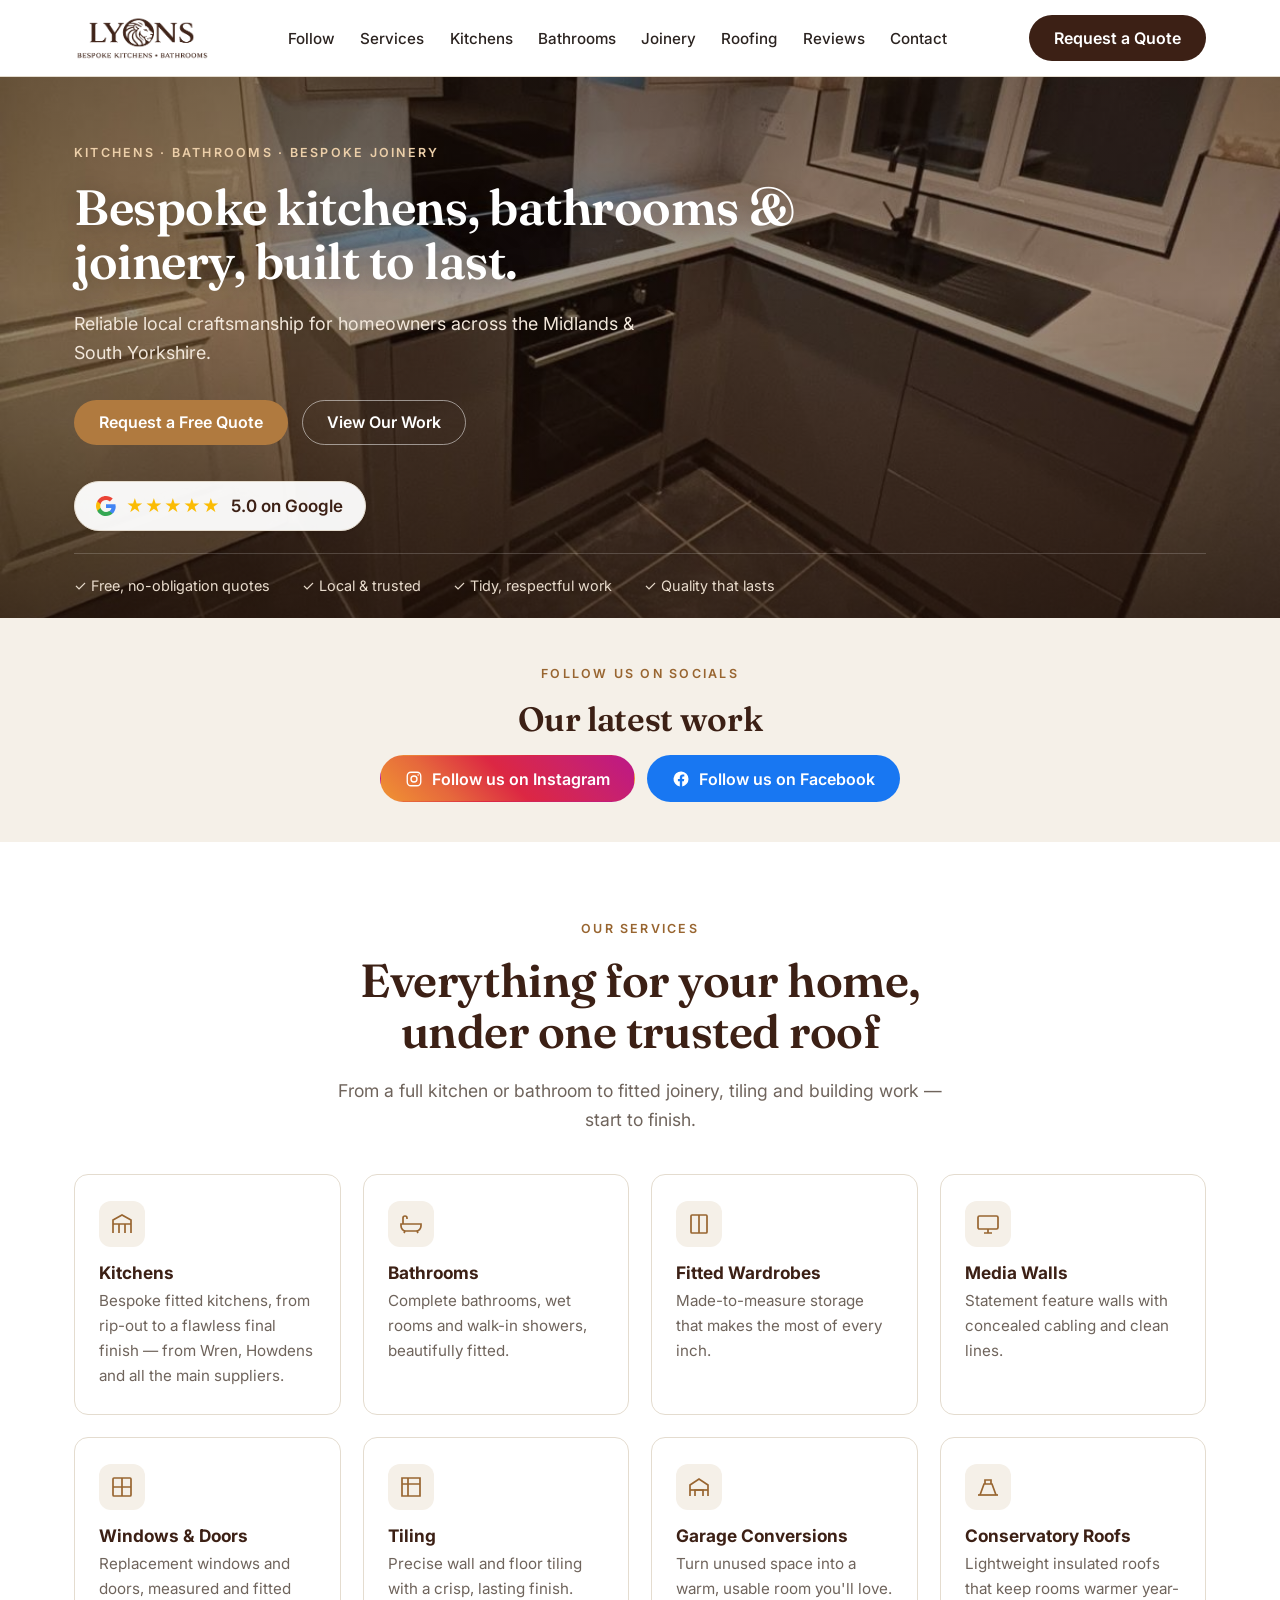
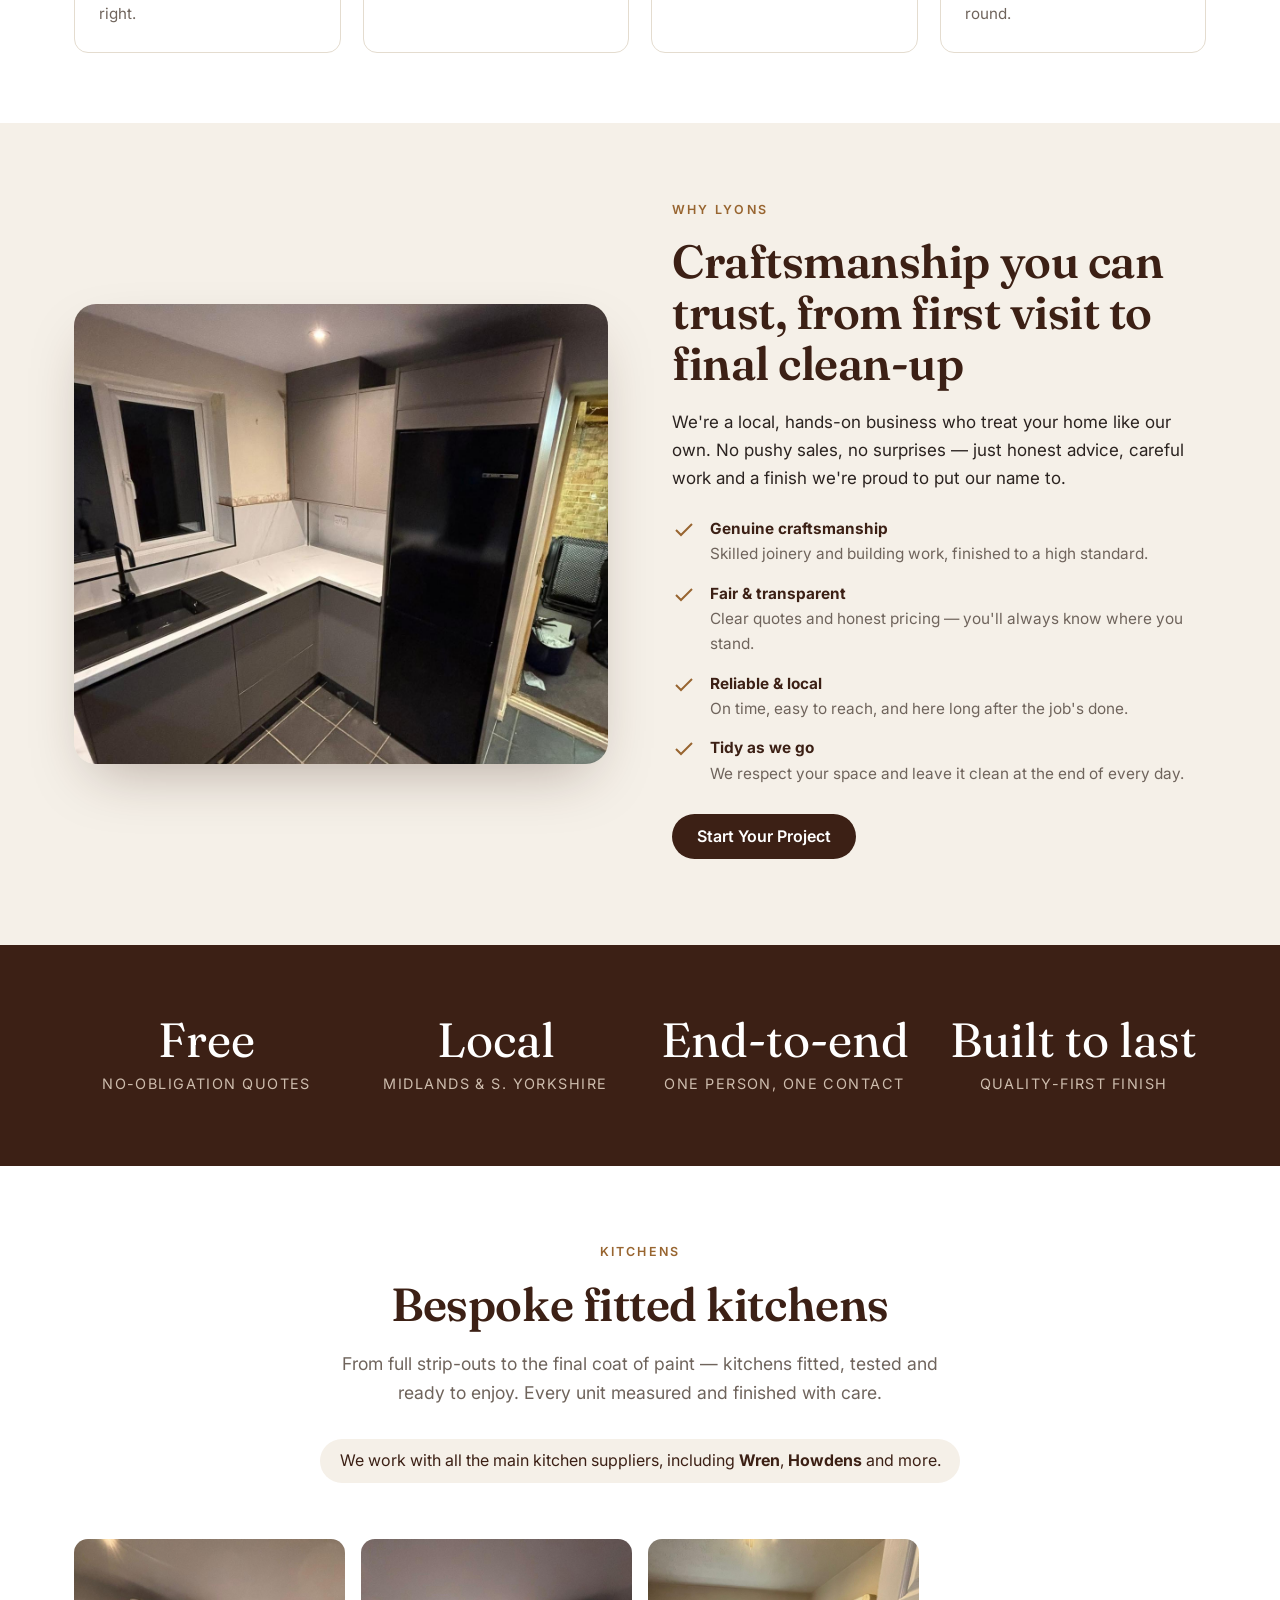
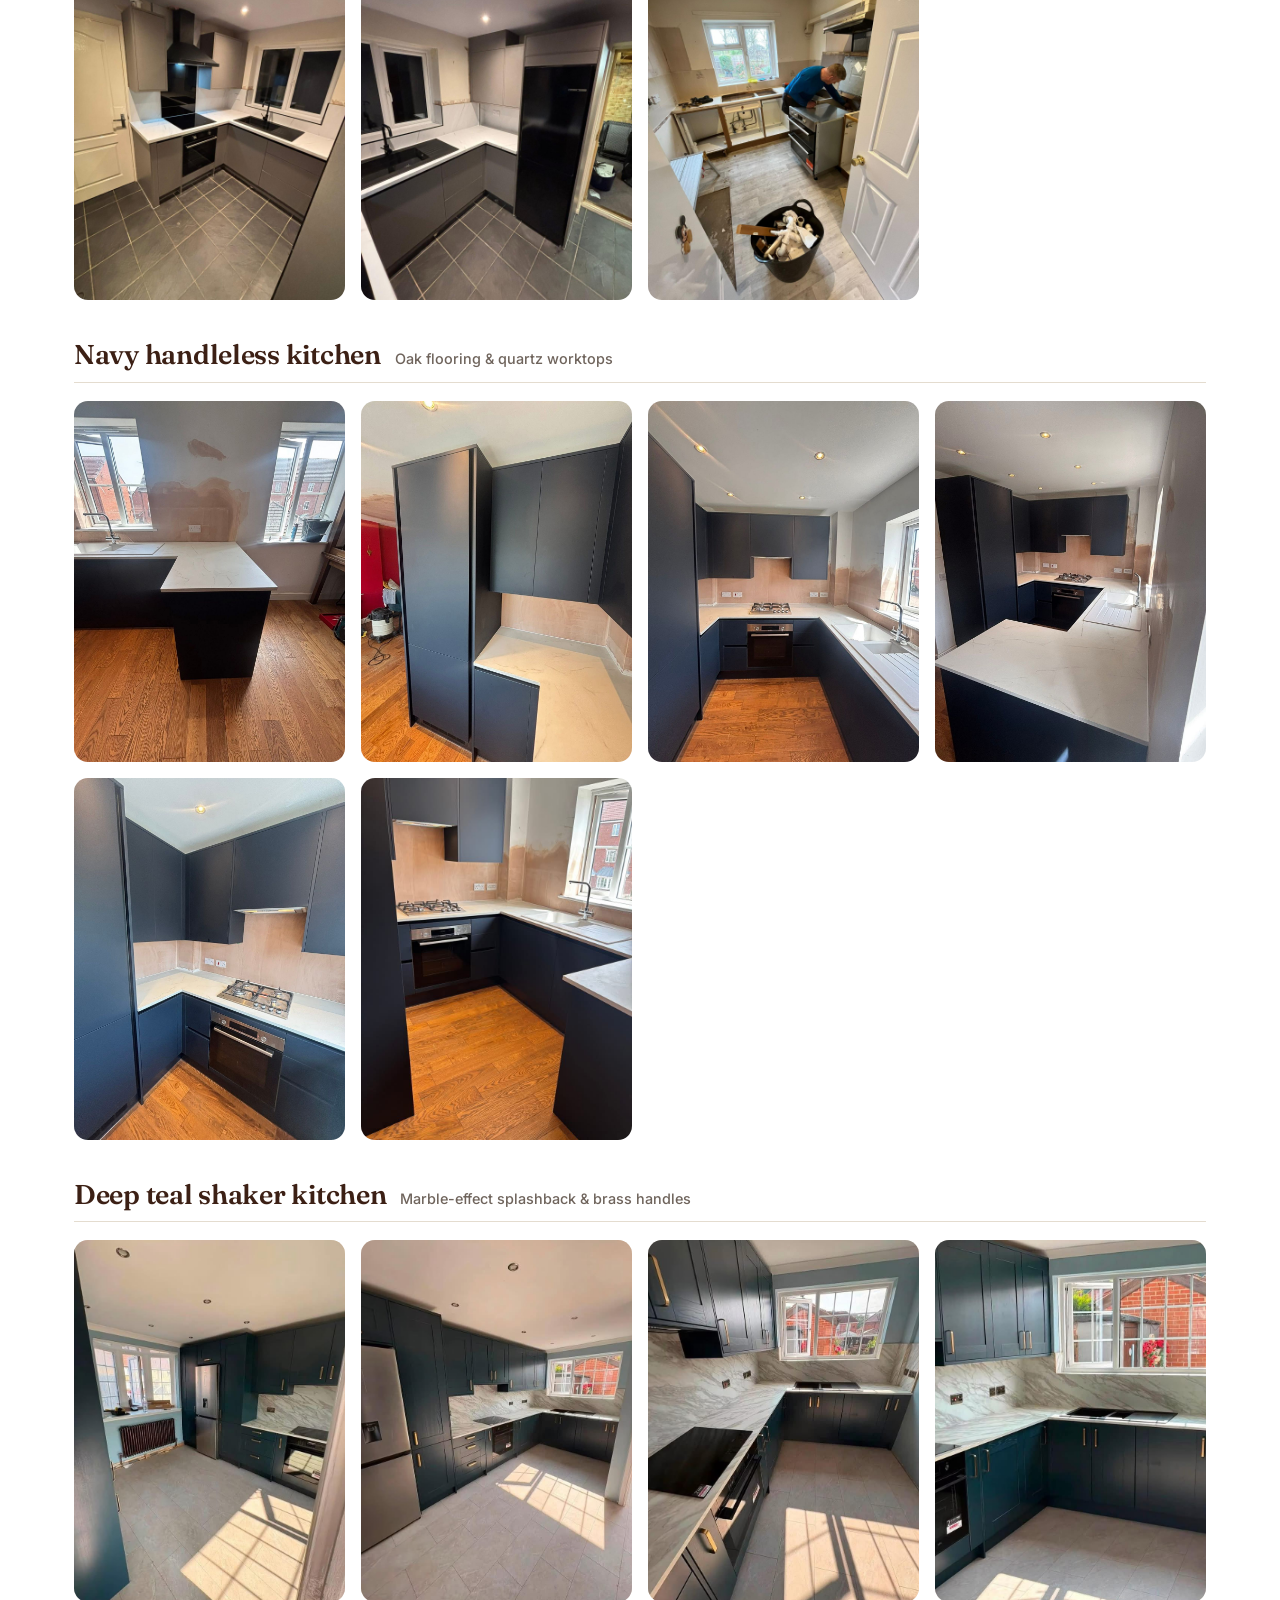
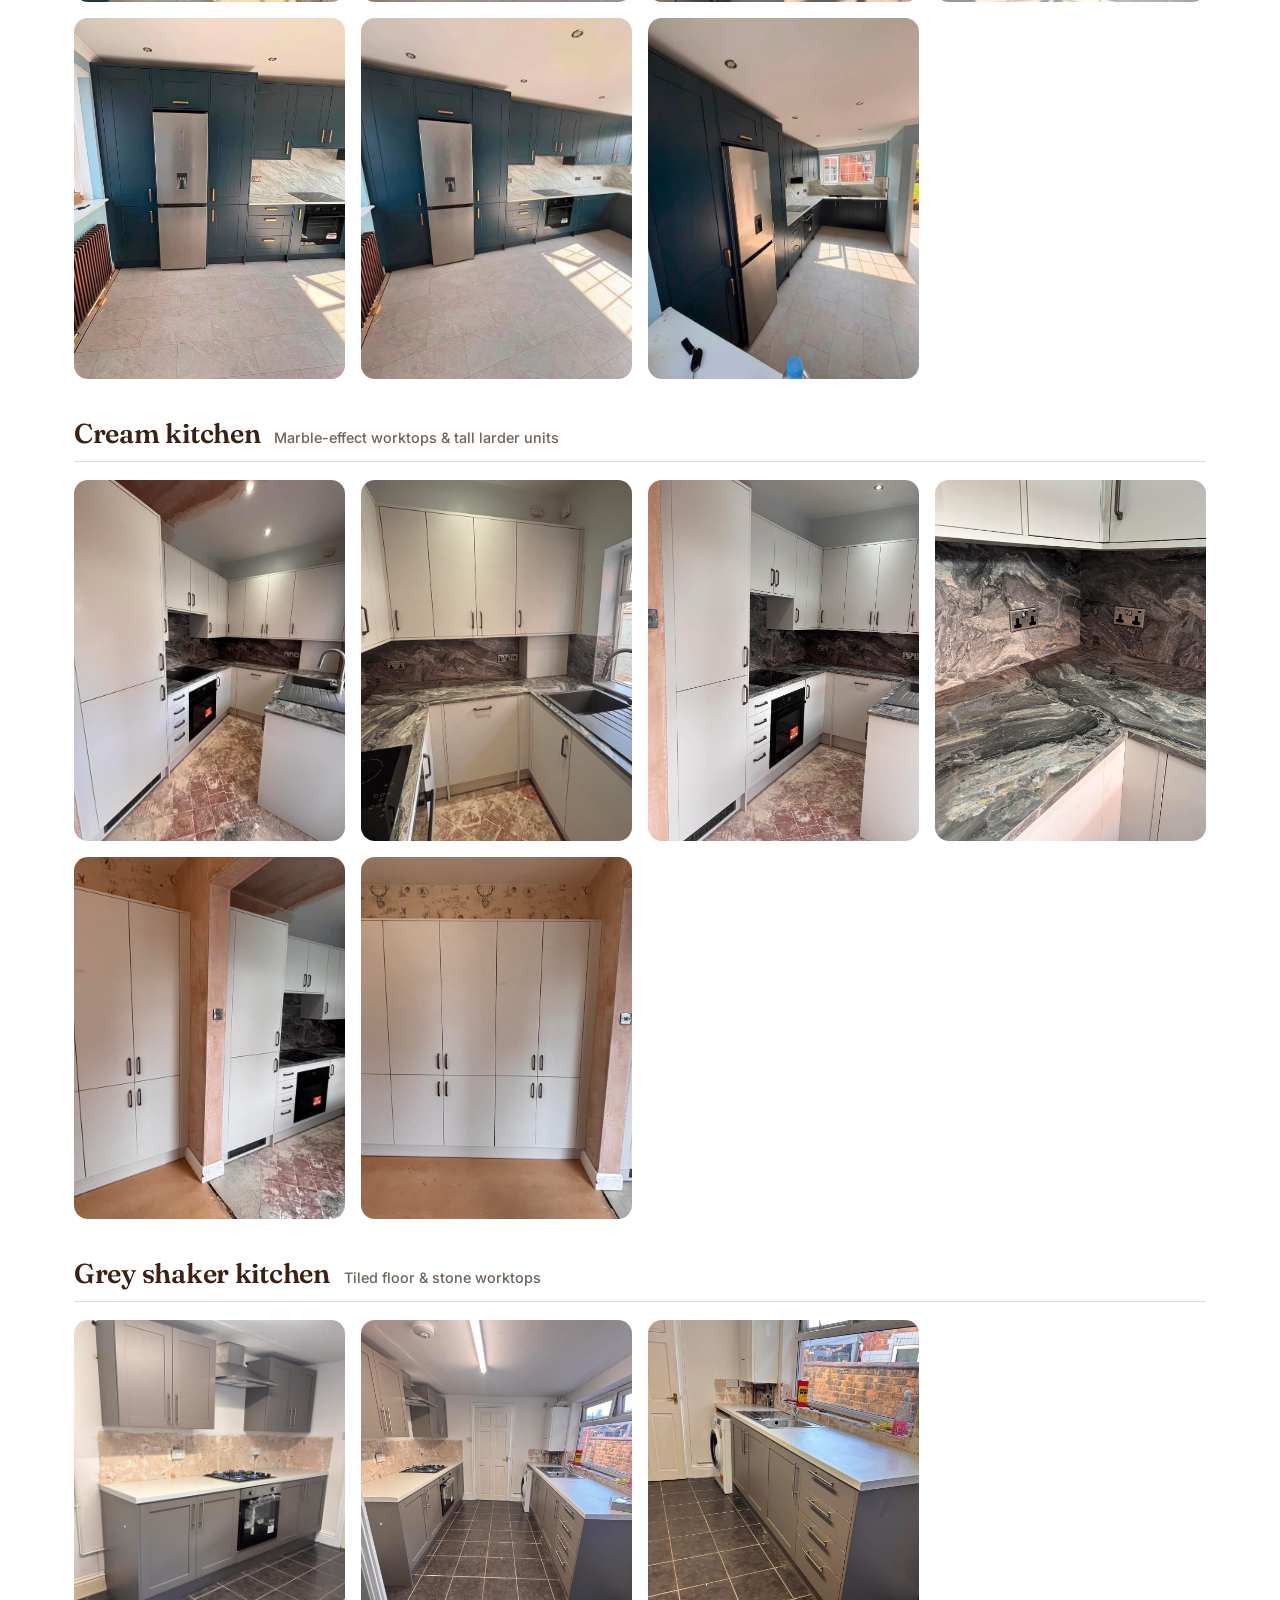
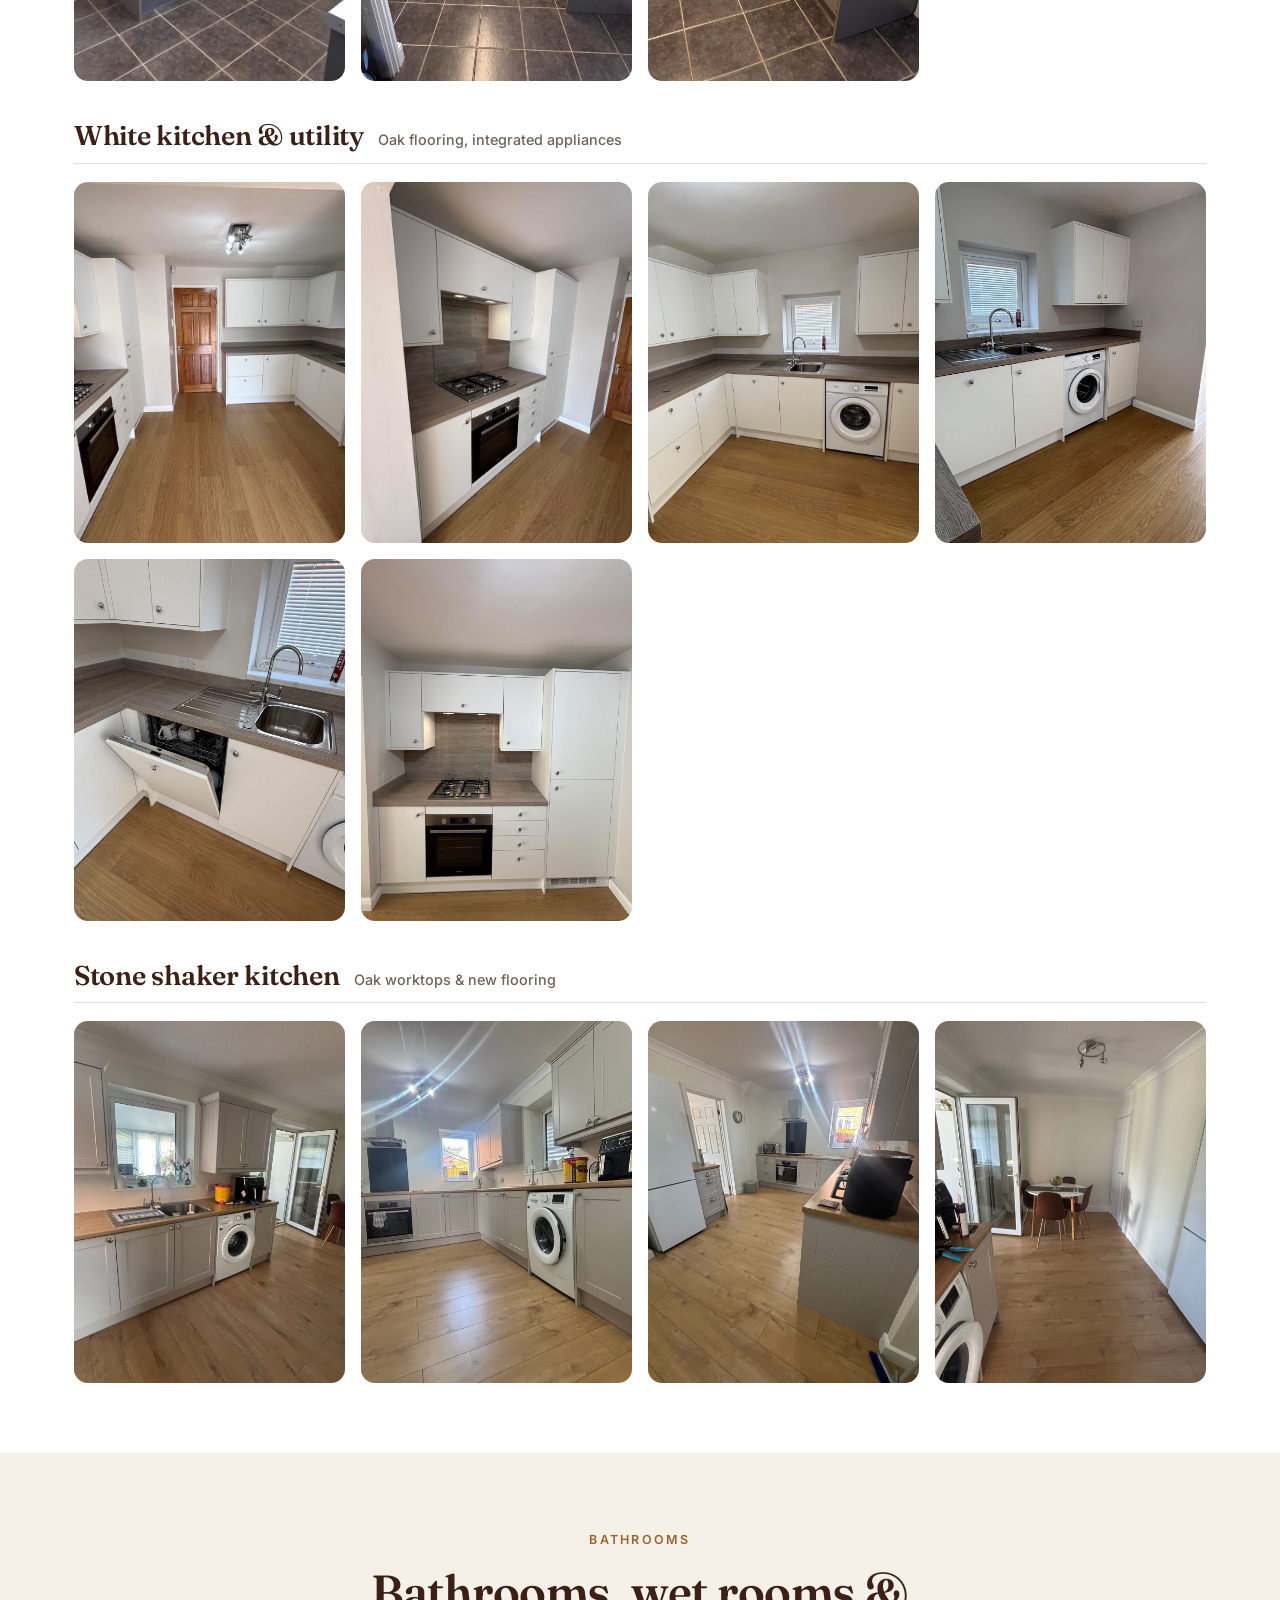
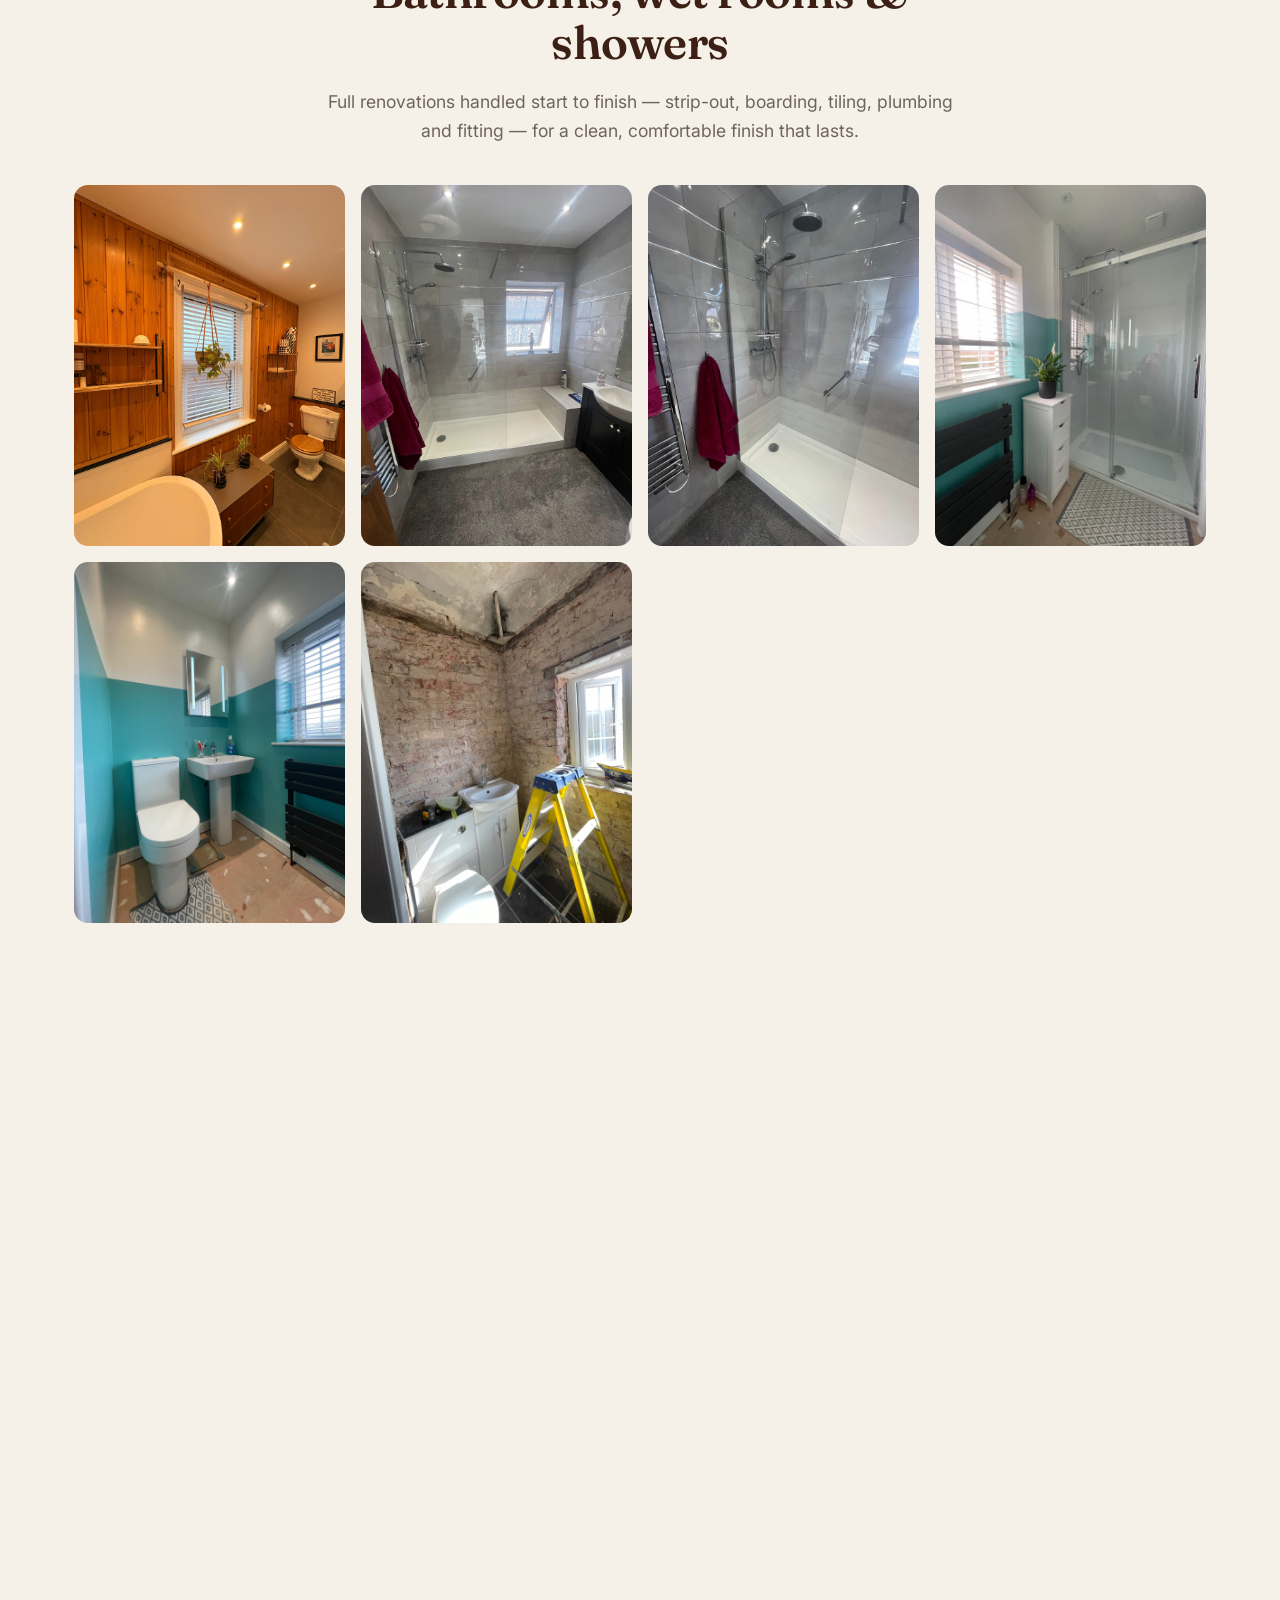
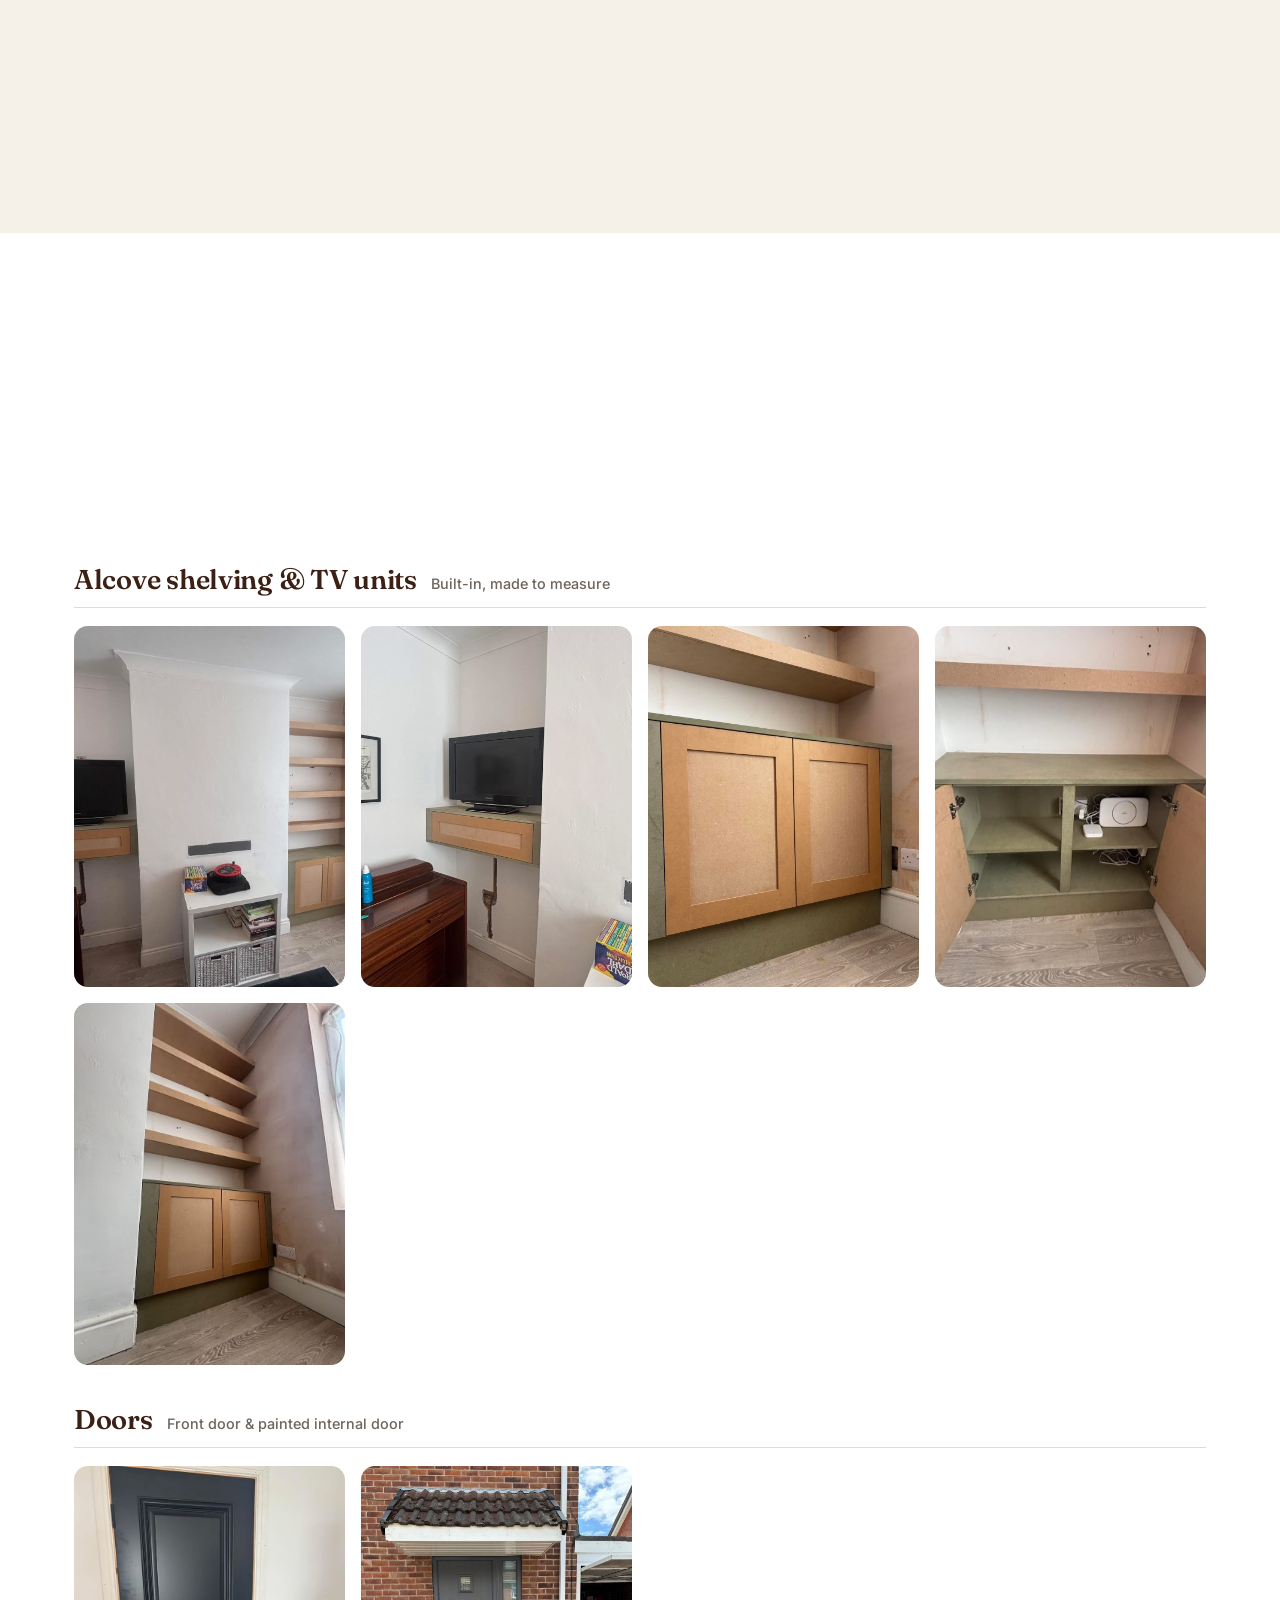
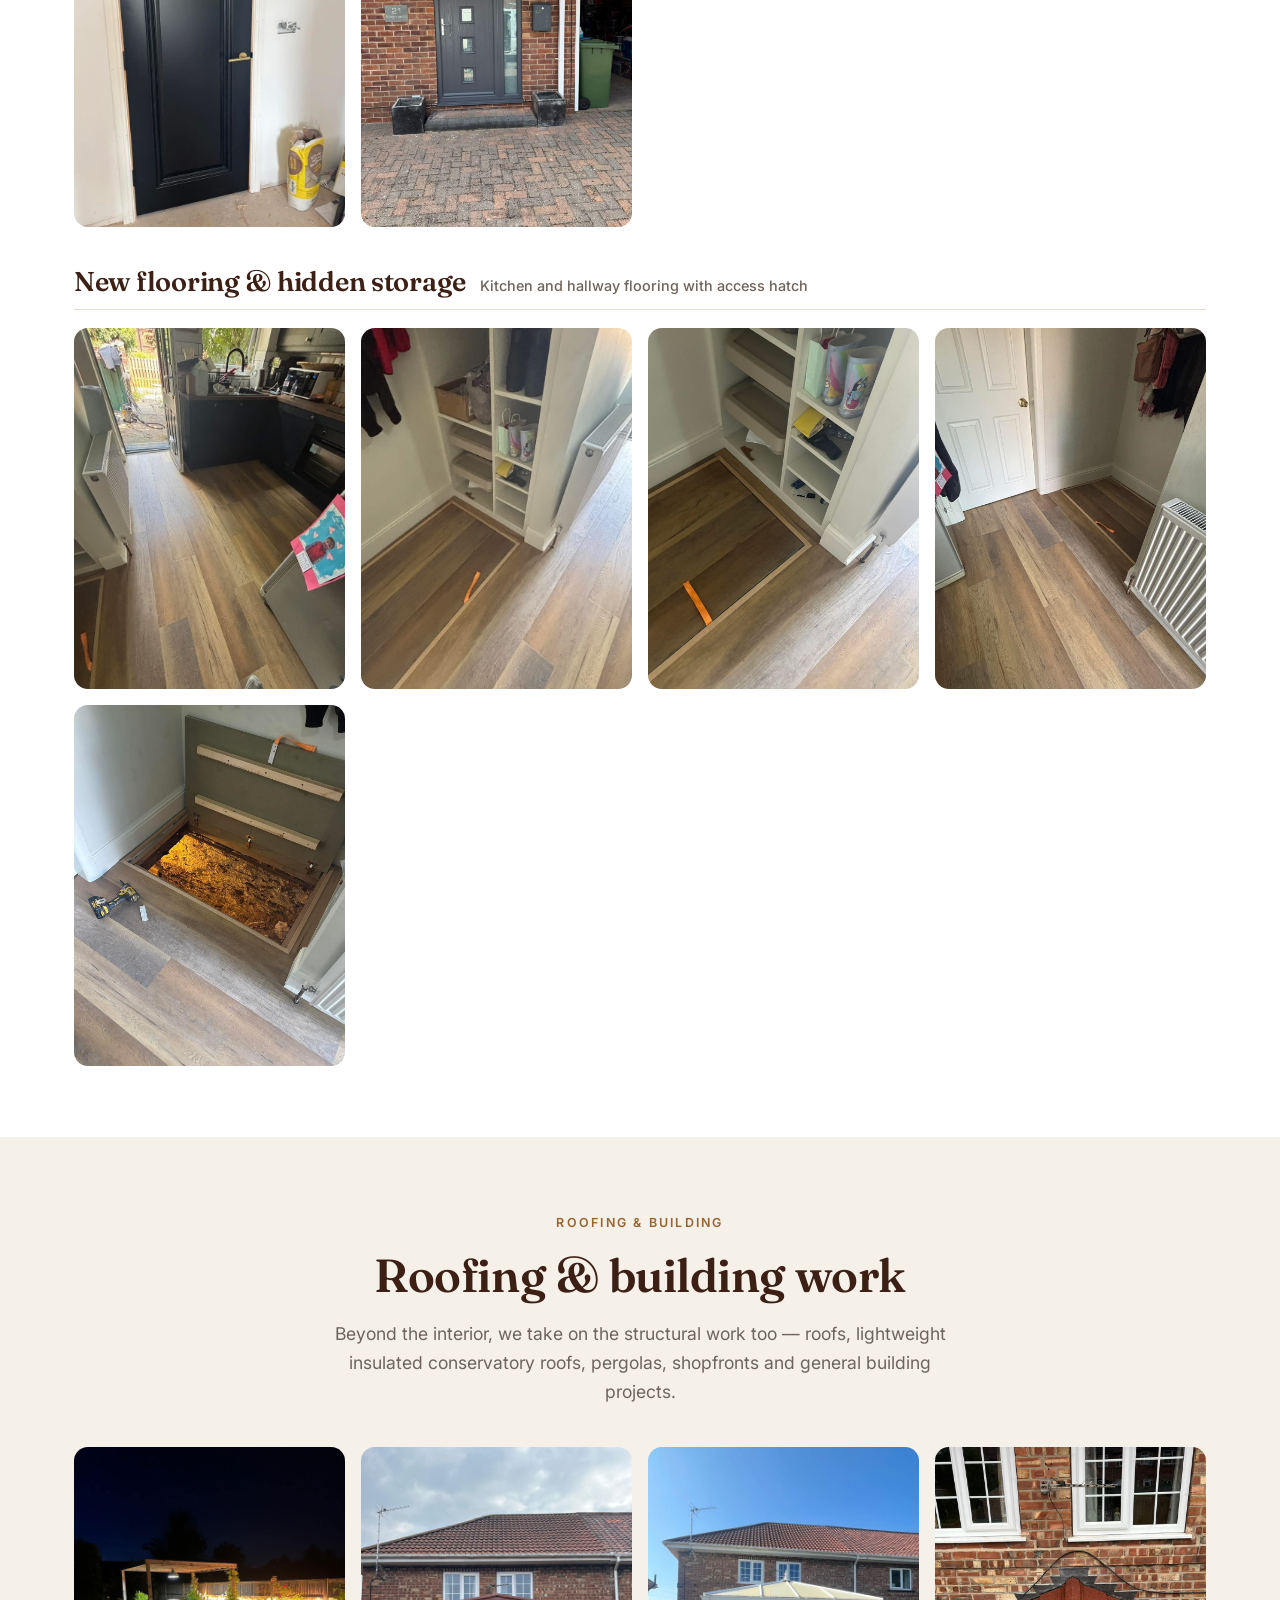
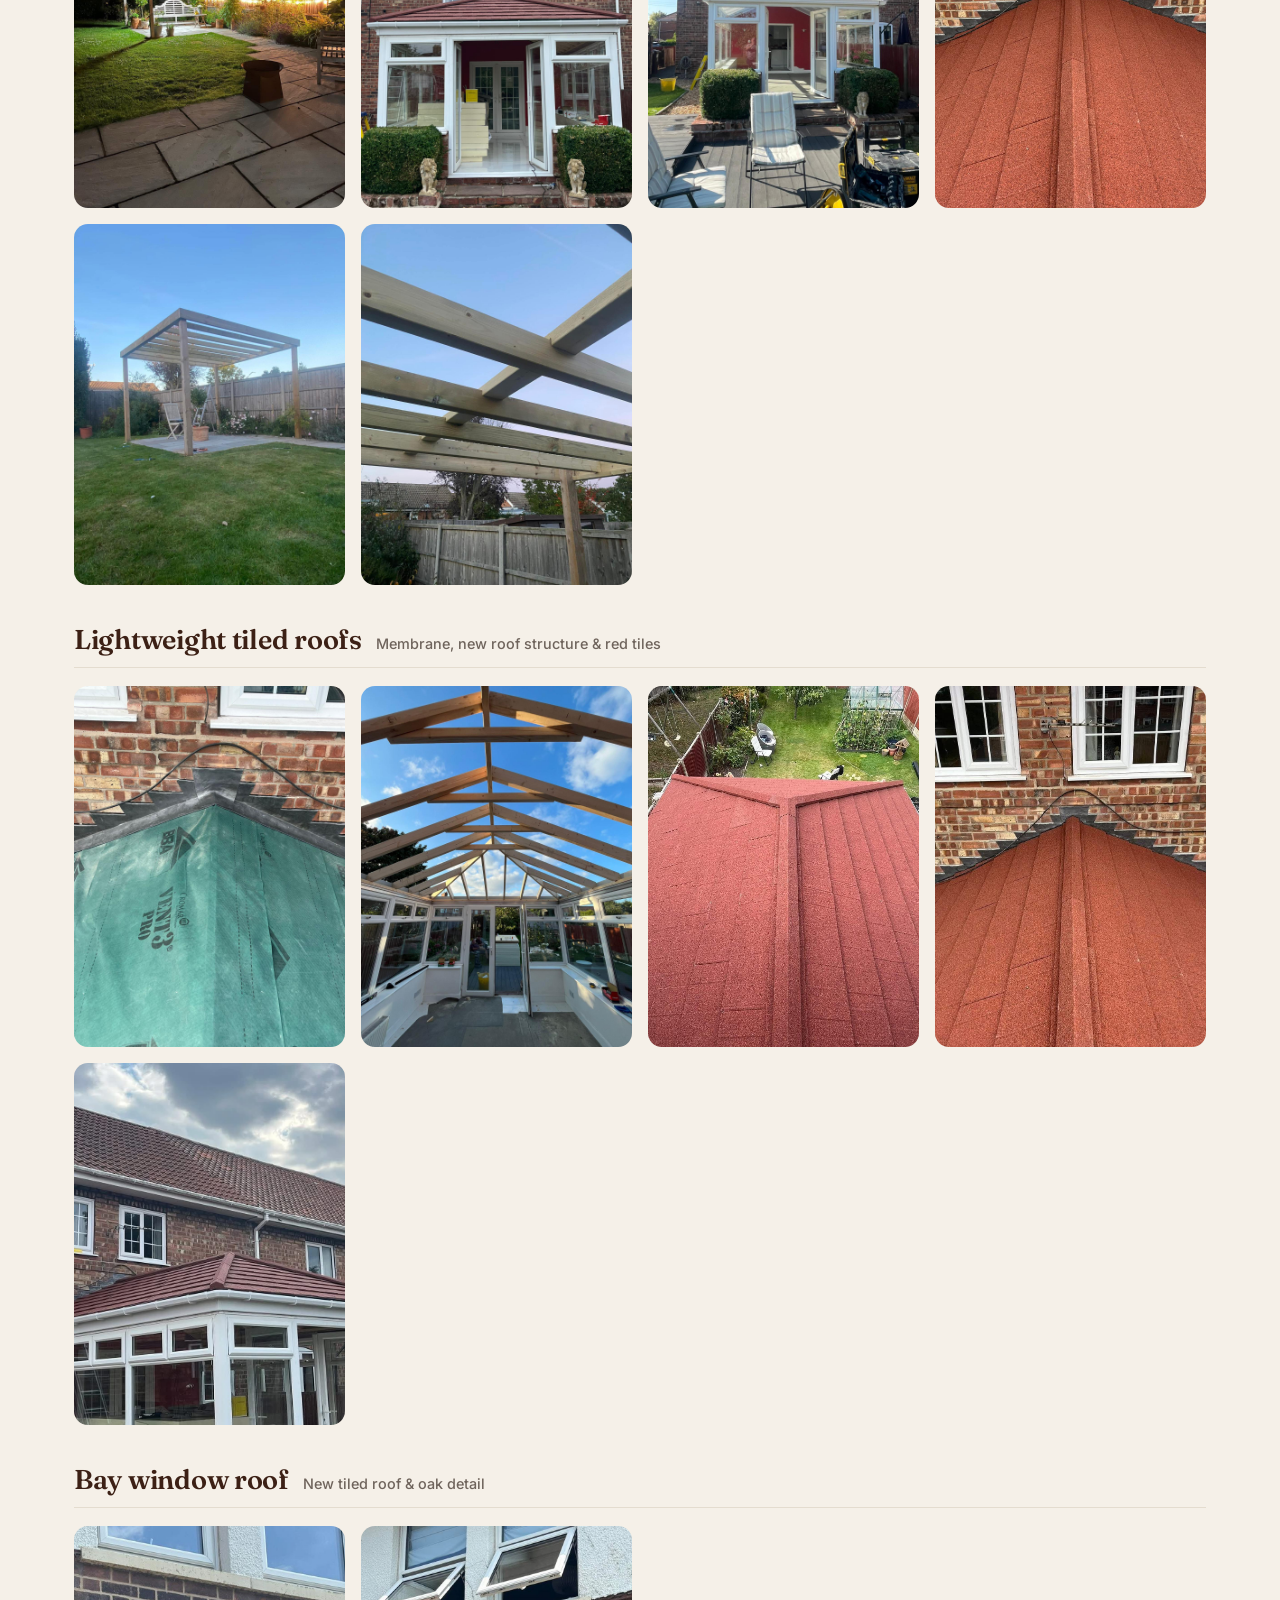
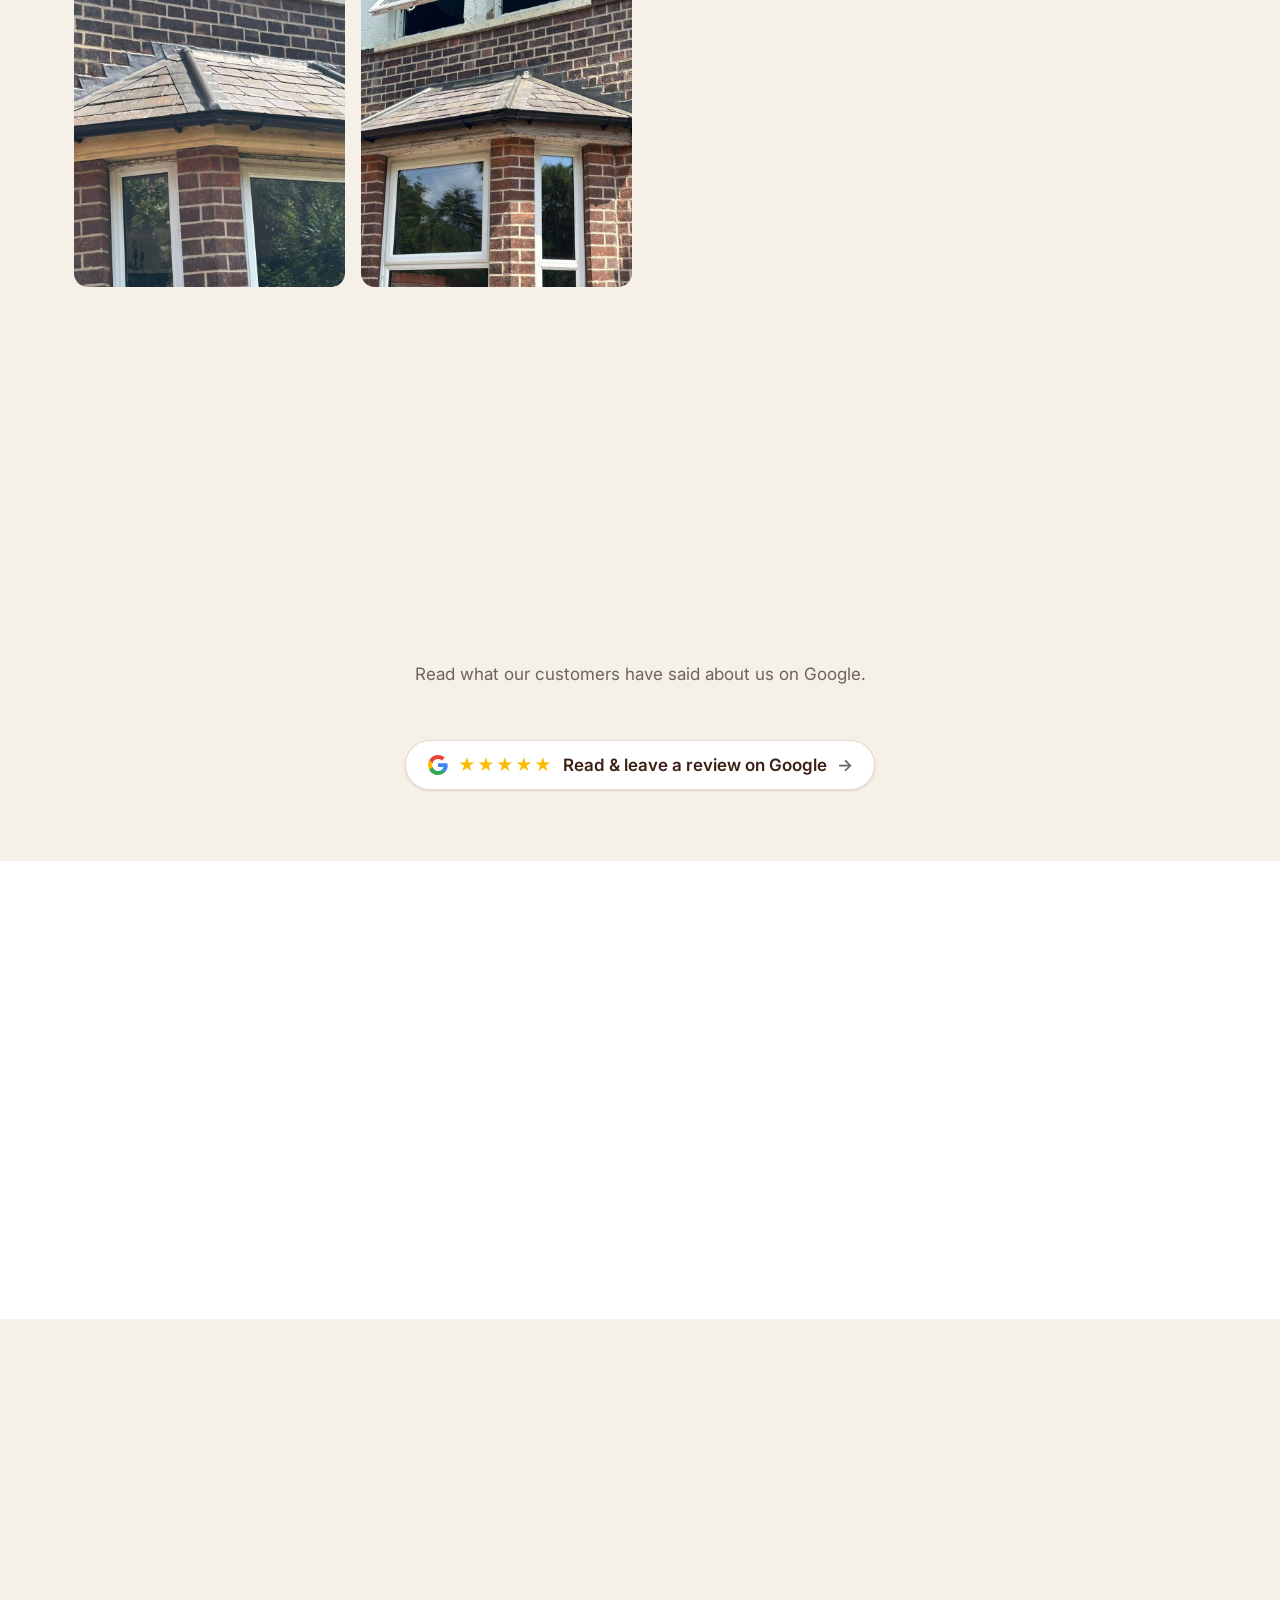
<file: index.html>
<!DOCTYPE html>
<html lang="en-GB">
<head>
  <meta charset="UTF-8">
  <meta name="viewport" content="width=device-width, initial-scale=1.0">
  <title>Lyons Bespoke | Kitchens, Bathrooms &amp; Joinery — Retford &amp; the Midlands</title>
  <meta name="description" content="Lyons Bespoke — reliable local craftsmanship for fitted kitchens, bathrooms, joinery, roofing and building across the Midlands and South Yorkshire. Free quotes.">
  <link rel="icon" href="favicon.ico" sizes="any">
  <link rel="icon" href="favicon-32.png" type="image/png" sizes="32x32">
  <link rel="apple-touch-icon" href="apple-touch-icon.png">
  <meta property="og:type" content="website">
  <meta property="og:title" content="Lyons Bespoke | Kitchens, Bathrooms &amp; Joinery">
  <meta property="og:description" content="Reliable local craftsmanship for kitchens, bathrooms and bespoke joinery across the Midlands &amp; South Yorkshire.">
  <meta property="og:image" content="assets/img/kitchens/kitchens-1.jpeg">
  <meta name="theme-color" content="#3c2015">
  <link rel="preconnect" href="https://fonts.googleapis.com">
  <link rel="preconnect" href="https://fonts.gstatic.com" crossorigin>
  <link href="https://fonts.googleapis.com/css2?family=Fraunces:opsz,wght@9..144,500;9..144,600;9..144,700&family=Inter:wght@400;500;600;700&display=swap" rel="stylesheet">
  <link rel="stylesheet" href="styles.css">
  <script type="application/ld+json">
  {
    "@context": "https://schema.org",
    "@type": "HomeAndConstructionBusiness",
    "name": "Lyons Bespoke Kitchens and Bathrooms",
    "description": "Fitted kitchens, bathrooms, bespoke joinery, roofing and building work across the Midlands and South Yorkshire.",
    "url": "https://www.lyonsbespoke.com/",
    "telephone": "+447547415968",
    "email": "drrnlyons@gmail.com",
    "image": "https://www.lyonsbespoke.com/assets/img/kitchens/kitchens-1.jpeg",
    "address": { "@type": "PostalAddress", "addressLocality": "Retford", "addressCountry": "GB" },
    "areaServed": ["Nottinghamshire", "South Yorkshire", "East Riding", "Leicestershire", "Lincolnshire", "West Midlands"],
    "sameAs": [
      "https://www.facebook.com/people/Lyons-Bespoke-kitchens-Bathrooms/61568991250123/",
      "https://www.instagram.com/lyonsbespoke/"
    ]
  }
  </script>
</head>
<body>

  <header class="site-header">
    <div class="container nav">
      <a class="brand" href="#top" aria-label="Lyons Bespoke home"><img class="brand__logo" src="assets/img/brand/logo.png" alt="Lyons Bespoke — Kitchens &amp; Bathrooms" width="310" height="105"></a>
      <nav aria-label="Primary">
        <ul class="nav__links">
          <li><a href="#social">Follow</a></li>
          <li><a href="#services">Services</a></li>
          <li><a href="#kitchens">Kitchens</a></li>
          <li><a href="#bathrooms">Bathrooms</a></li>
          <li><a href="#joinery">Joinery</a></li>
          <li><a href="#roofing">Roofing</a></li>
          <li hidden data-nav-gallery><a href="#gallery">Latest work</a></li>
          <li><a href="#reviews">Reviews</a></li>
          <li><a href="#contact">Contact</a></li>
          <li><a href="#contact" class="btn btn--primary">Request a Quote</a></li>
        </ul>
      </nav>
      <div class="nav__cta">
        <a href="#contact" class="btn btn--primary">Request a Quote</a>
        <button class="nav__toggle" aria-label="Menu" aria-expanded="false"><span></span></button>
      </div>
    </div>
    <div class="scroll-progress" aria-hidden="true"><span></span></div>
  </header>

  <!-- ============ HERO ============ -->
  <section class="hero" id="top">
    <div class="hero__media">
      <img src="assets/img/kitchens/kitchens-1.jpeg" alt="A modern fitted kitchen completed by Lyons Bespoke" fetchpriority="high">
    </div>
    <div class="container">
      <div class="hero__inner">
        <span class="eyebrow">Kitchens · Bathrooms · Bespoke Joinery</span>
        <h1>Bespoke kitchens, bathrooms &amp; joinery, built to last.</h1>
        <p class="hero__sub">Reliable local craftsmanship for homeowners across the Midlands &amp; South Yorkshire.</p>
        <div class="hero__actions">
          <a href="#contact" class="btn btn--oak">Request a Free Quote</a>
          <a href="#kitchens" class="btn btn--outline-light">View Our Work</a>
        </div>
      </div>
    </div>
    <div class="container hero__rating">
      <a class="google-badge google-badge--hero" href="https://www.google.com/search?q=Lyons+Bespoke+Kitchens+and+Bathrooms+Retford" target="_blank" rel="noopener" aria-label="Rated 5 stars on Google">
        <svg width="20" height="20" viewBox="0 0 24 24" aria-hidden="true"><path fill="#4285F4" d="M23.5 12.3c0-.8-.1-1.6-.2-2.3H12v4.5h6.5c-.3 1.5-1.1 2.8-2.4 3.6v3h3.9c2.3-2.1 3.7-5.2 3.7-8.8z"/><path fill="#34A853" d="M12 24c3.2 0 5.9-1.1 7.8-2.9l-3.9-3c-1.1.7-2.5 1.2-3.9 1.2-3 0-5.6-2-6.5-4.8H1.5v3.1C3.4 21.4 7.4 24 12 24z"/><path fill="#FBBC05" d="M5.5 14.5c-.2-.7-.4-1.4-.4-2.5s.2-1.8.4-2.5V6.4H1.5C.5 8.1 0 10 0 12s.5 3.9 1.5 5.6l4-3.1z"/><path fill="#EA4335" d="M12 4.8c1.8 0 3.4.6 4.6 1.8l3.5-3.5C17.9 1.2 15.2 0 12 0 7.4 0 3.4 2.6 1.5 6.4l4 3.1C6.4 6.7 9 4.8 12 4.8z"/></svg>
        <span class="google-badge__stars">&#9733;&#9733;&#9733;&#9733;&#9733;</span>
        <span>5.0 on Google</span>
        </a>
    </div>
    <div class="container">
      <div class="hero__strip">
        <span>&#10003; Free, no-obligation quotes</span>
        <span>&#10003; Local &amp; trusted</span>
        <span>&#10003; Tidy, respectful work</span>
        <span>&#10003; Quality that lasts</span>
      </div>
    </div>
  </section>

  <!-- ============ SOCIAL ============ -->
  <section class="section section--cream section--tight" id="social" data-spy>
    <div class="container">
      <div class="section-head section-head--tight center reveal">
        <span class="eyebrow">Follow us on socials</span>
        <h2>Our latest work</h2>
        <div class="social-follow">
          <a href="https://www.instagram.com/lyonsbespoke/" class="btn btn--insta" target="_blank" rel="noopener"><svg viewBox="0 0 24 24" fill="none" stroke="currentColor" stroke-width="1.8" aria-hidden="true"><rect x="3" y="3" width="18" height="18" rx="5"/><circle cx="12" cy="12" r="4"/><circle cx="17.5" cy="6.5" r="1" fill="currentColor" stroke="none"/></svg> Follow us on Instagram</a>
          <a href="https://www.facebook.com/61568991250123" class="btn btn--facebook" target="_blank" rel="noopener"><svg viewBox="0 0 24 24" fill="currentColor" aria-hidden="true"><path d="M22 12a10 10 0 1 0-11.6 9.9v-7H7.9V12h2.5V9.8c0-2.5 1.5-3.9 3.8-3.9 1.1 0 2.2.2 2.2.2v2.5h-1.2c-1.2 0-1.6.8-1.6 1.6V12h2.7l-.4 2.9h-2.3v7A10 10 0 0 0 22 12z"/></svg> Follow us on Facebook</a>
        </div>
      </div>

      <!-- Instagram: latest 5 posts. Set beholdFeedUrl in main.js (see README). -->
      <div class="ig-strip" data-instagram></div>

    </div>
  </section>

  <!-- ============ SERVICES ============ -->
  <section class="section" id="services" data-spy>
    <div class="container">
      <div class="section-head center reveal">
        <span class="eyebrow">Our Services</span>
        <h2>Everything for your home, under one trusted roof</h2>
        <p class="lead">From a full kitchen or bathroom to fitted joinery, tiling and building work — start to finish.</p>
      </div>
      <div class="grid grid--services">
        <div class="svc reveal">
          <span class="svc__icon" aria-hidden="true"><svg viewBox="0 0 24 24" fill="none" stroke="currentColor" stroke-width="1.7"><path d="M3 21V8l9-5 9 5v13"/><path d="M3 12h18M9 12v9M15 12v9"/></svg></span>
          <h3>Kitchens</h3>
          <p>Bespoke fitted kitchens, from rip-out to a flawless final finish — from Wren, Howdens and all the main suppliers.</p>
        </div>
        <div class="svc reveal">
          <span class="svc__icon" aria-hidden="true"><svg viewBox="0 0 24 24" fill="none" stroke="currentColor" stroke-width="1.7"><path d="M4 12V6a2 2 0 0 1 4 0v1"/><path d="M2 12h20v2a5 5 0 0 1-5 5H7a5 5 0 0 1-5-5z"/><path d="M6 19l-1 2M18 19l1 2"/></svg></span>
          <h3>Bathrooms</h3>
          <p>Complete bathrooms, wet rooms and walk-in showers, beautifully fitted.</p>
        </div>
        <div class="svc reveal">
          <span class="svc__icon" aria-hidden="true"><svg viewBox="0 0 24 24" fill="none" stroke="currentColor" stroke-width="1.7"><rect x="4" y="3" width="16" height="18" rx="1"/><path d="M12 3v18"/><path d="M9 11h.01M15 11h.01"/></svg></span>
          <h3>Fitted Wardrobes</h3>
          <p>Made-to-measure storage that makes the most of every inch.</p>
        </div>
        <div class="svc reveal">
          <span class="svc__icon" aria-hidden="true"><svg viewBox="0 0 24 24" fill="none" stroke="currentColor" stroke-width="1.7"><rect x="2" y="4" width="20" height="13" rx="1.5"/><path d="M8 21h8M12 17v4"/></svg></span>
          <h3>Media Walls</h3>
          <p>Statement feature walls with concealed cabling and clean lines.</p>
        </div>
        <div class="svc reveal">
          <span class="svc__icon" aria-hidden="true"><svg viewBox="0 0 24 24" fill="none" stroke="currentColor" stroke-width="1.7"><rect x="3" y="3" width="18" height="18" rx="1"/><path d="M3 12h18M12 3v18"/></svg></span>
          <h3>Windows &amp; Doors</h3>
          <p>Replacement windows and doors, measured and fitted right.</p>
        </div>
        <div class="svc reveal">
          <span class="svc__icon" aria-hidden="true"><svg viewBox="0 0 24 24" fill="none" stroke="currentColor" stroke-width="1.7"><path d="M3 3h18v18H3z"/><path d="M3 9h18M9 3v18"/></svg></span>
          <h3>Tiling</h3>
          <p>Precise wall and floor tiling with a crisp, lasting finish.</p>
        </div>
        <div class="svc reveal">
          <span class="svc__icon" aria-hidden="true"><svg viewBox="0 0 24 24" fill="none" stroke="currentColor" stroke-width="1.7"><path d="M3 21V10l9-6 9 6v11"/><path d="M3 15h18"/><path d="M8 21v-6h8v6"/></svg></span>
          <h3>Garage Conversions</h3>
          <p>Turn unused space into a warm, usable room you'll love.</p>
        </div>
        <div class="svc reveal">
          <span class="svc__icon" aria-hidden="true"><svg viewBox="0 0 24 24" fill="none" stroke="currentColor" stroke-width="1.7"><path d="M2 20h20"/><path d="M4 20l4-11h8l4 11"/><path d="M9 9V5h6v4"/></svg></span>
          <h3>Conservatory Roofs</h3>
          <p>Lightweight insulated roofs that keep rooms warmer year-round.</p>
        </div>
      </div>
    </div>
  </section>

  <!-- ============ FEATURE / WHY ============ -->
  <section class="section section--cream" id="about">
    <div class="container">
      <div class="split">
        <div class="split__media reveal">
          <img src="assets/img/kitchens/kitchens-2.jpeg" alt="A modern fitted kitchen completed by Lyons Bespoke">
        </div>
        <div class="reveal">
          <span class="eyebrow">Why Lyons</span>
          <h2>Craftsmanship you can trust, from first visit to final clean-up</h2>
          <p>We're a local, hands-on business who treat your home like our own. No pushy sales, no surprises — just honest advice, careful work and a finish we're proud to put our name to.</p>
          <ul class="checks">
            <li>
              <svg viewBox="0 0 24 24" fill="none" stroke="currentColor" stroke-width="2"><path d="M20 6 9 17l-5-5"/></svg>
              <span><strong>Genuine craftsmanship</strong>Skilled joinery and building work, finished to a high standard.</span>
            </li>
            <li>
              <svg viewBox="0 0 24 24" fill="none" stroke="currentColor" stroke-width="2"><path d="M20 6 9 17l-5-5"/></svg>
              <span><strong>Fair &amp; transparent</strong>Clear quotes and honest pricing — you'll always know where you stand.</span>
            </li>
            <li>
              <svg viewBox="0 0 24 24" fill="none" stroke="currentColor" stroke-width="2"><path d="M20 6 9 17l-5-5"/></svg>
              <span><strong>Reliable &amp; local</strong>On time, easy to reach, and here long after the job's done.</span>
            </li>
            <li>
              <svg viewBox="0 0 24 24" fill="none" stroke="currentColor" stroke-width="2"><path d="M20 6 9 17l-5-5"/></svg>
              <span><strong>Tidy as we go</strong>We respect your space and leave it clean at the end of every day.</span>
            </li>
          </ul>
          <p style="margin-top:1.75rem"><a href="#contact" class="btn btn--primary">Start Your Project</a></p>
        </div>
      </div>
    </div>
  </section>

  <!-- ============ PROMISE BAND ============ -->
  <section class="section section--ink">
    <div class="container">
      <div class="stats">
        <div class="reveal">
          <div class="stat__num">Free</div>
          <div class="stat__label">No-obligation quotes</div>
        </div>
        <div class="reveal">
          <div class="stat__num">Local</div>
          <div class="stat__label">Midlands &amp; S. Yorkshire</div>
        </div>
        <div class="reveal">
          <div class="stat__num">End-to-end</div>
          <div class="stat__label">One person, one contact</div>
        </div>
        <div class="reveal">
          <div class="stat__num">Built to last</div>
          <div class="stat__label">Quality-first finish</div>
        </div>
      </div>
    </div>
  </section>

  <!-- ============ KITCHENS ============ -->
  <section class="section" id="kitchens" data-spy>
    <div class="container">
      <div class="section-head center reveal">
        <span class="eyebrow">Kitchens</span>
        <h2>Bespoke fitted kitchens</h2>
        <p class="lead">From full strip-outs to the final coat of paint — kitchens fitted, tested and ready to enjoy. Every unit measured and finished with care.</p>
        <p class="brands-note">We work with all the main kitchen suppliers, including <strong>Wren</strong>, <strong>Howdens</strong> and more.</p>
      </div>
      <div class="gallery-mount" data-gallery="kitchens"></div>
    </div>
  </section>

  <!-- ============ BATHROOMS ============ -->
  <section class="section section--cream" id="bathrooms" data-spy>
    <div class="container">
      <div class="section-head center reveal">
        <span class="eyebrow">Bathrooms</span>
        <h2>Bathrooms, wet rooms &amp; showers</h2>
        <p class="lead">Full renovations handled start to finish — strip-out, boarding, tiling, plumbing and fitting — for a clean, comfortable finish that lasts.</p>
      </div>
      <div class="gallery-mount" data-gallery="bathrooms"></div>
    </div>
  </section>

  <!-- ============ JOINERY ============ -->
  <section class="section" id="joinery" data-spy>
    <div class="container">
      <div class="section-head center reveal">
        <span class="eyebrow">Joinery &amp; Finishing</span>
        <h2>Bespoke joinery, doors &amp; flooring</h2>
        <p class="lead">Made-to-measure alcove units, fitted doors and new flooring — the details that finish a room properly.</p>
      </div>
      <div class="gallery-mount" data-gallery="joinery"></div>
    </div>
  </section>

  <!-- ============ ROOFING &AMP; BUILDING ============ -->
  <section class="section section--cream" id="roofing" data-spy>
    <div class="container">
      <div class="section-head center reveal">
        <span class="eyebrow">Roofing &amp; Building</span>
        <h2>Roofing &amp; building work</h2>
        <p class="lead">Beyond the interior, we take on the structural work too — roofs, lightweight insulated conservatory roofs, pergolas, shopfronts and general building projects.</p>
      </div>
      <div class="gallery-mount" data-gallery="roofing"></div>
    </div>
  </section>

  <!-- ============ LATEST WORK (photos added by Darren via Pages CMS: data/recent.json) ============ -->
  <section class="section" id="gallery" data-spy hidden>
    <div class="container">
      <div class="section-head center reveal">
        <span class="eyebrow">Latest Work</span>
        <h2>Fresh from the job</h2>
        <p class="lead">The most recent photos of our work.</p>
      </div>
      <div class="masonry" data-recent></div>
    </div>
  </section>

  <!-- ============ REVIEWS ============ -->
  <section class="section section--cream" id="reviews" data-spy>
    <div class="container">
      <div class="section-head center reveal">
        <span class="eyebrow">Reviews</span>
        <h2>What customers say on Google</h2>
        <p class="lead">Our latest 4&#9733; and 5&#9733; reviews, pulled straight from Google.</p>
      </div>
      <!-- Live Google reviews mount. Set featurableId in main.js (CONFIG) and the widget loads here. -->
      <div class="reviews-widget" data-reviews>
        <div class="reviews-fallback">
          <p>Read what our customers have said about us on Google.</p>
        </div>
      </div>
      <div class="center" style="margin-top:32px">
        <a class="google-badge" href="https://www.google.com/search?q=Lyons+Bespoke+Kitchens+and+Bathrooms+Retford" target="_blank" rel="noopener">
          <svg width="20" height="20" viewBox="0 0 24 24" aria-hidden="true"><path fill="#4285F4" d="M23.5 12.3c0-.8-.1-1.6-.2-2.3H12v4.5h6.5c-.3 1.5-1.1 2.8-2.4 3.6v3h3.9c2.3-2.1 3.7-5.2 3.7-8.8z"/><path fill="#34A853" d="M12 24c3.2 0 5.9-1.1 7.8-2.9l-3.9-3c-1.1.7-2.5 1.2-3.9 1.2-3 0-5.6-2-6.5-4.8H1.5v3.1C3.4 21.4 7.4 24 12 24z"/><path fill="#FBBC05" d="M5.5 14.5c-.2-.7-.4-1.4-.4-2.5s.2-1.8.4-2.5V6.4H1.5C.5 8.1 0 10 0 12s.5 3.9 1.5 5.6l4-3.1z"/><path fill="#EA4335" d="M12 4.8c1.8 0 3.4.6 4.6 1.8l3.5-3.5C17.9 1.2 15.2 0 12 0 7.4 0 3.4 2.6 1.5 6.4l4 3.1C6.4 6.7 9 4.8 12 4.8z"/></svg>
          <span class="google-badge__stars">&#9733;&#9733;&#9733;&#9733;&#9733;</span>
          <span>Read &amp; leave a review on Google</span>
          <span class="google-badge__arrow">&#8594;</span>
        </a>
      </div>
    </div>
  </section>

  <!-- ============ AREAS ============ -->
  <section class="section">
    <div class="container">
      <div class="split">
        <div class="reveal">
          <span class="eyebrow">Areas We Serve</span>
          <h2>Proudly working across the Midlands &amp; South Yorkshire</h2>
          <p class="lead">Based in Retford, we cover a wide area for kitchens, bathrooms, joinery and building work. Further afield? Get in touch — we're always happy to discuss.</p>
        </div>
        <div class="reveal">
          <div class="areas">
            <span class="area-chip">Nottinghamshire</span>
            <span class="area-chip">South Yorkshire</span>
            <span class="area-chip">East Riding</span>
            <span class="area-chip">Leicestershire</span>
            <span class="area-chip">Lincolnshire</span>
            <span class="area-chip">The Midlands</span>
            <span class="area-chip">West Midlands</span>
          </div>
        </div>
      </div>
    </div>
  </section>

  <!-- ============ CONTACT ============ -->
  <section class="section section--cream" id="contact" data-spy>
    <div class="container">
      <div class="section-head center reveal">
        <span class="eyebrow">Get in Touch</span>
        <h2>Let's talk about your project</h2>
        <p class="lead">Message us on WhatsApp or give us a call with what you have in mind and we'll come back with honest advice and a free, no-obligation quote.</p>
      </div>
      <div class="contact-grid contact-grid--single">

        <!-- Contact details -->
        <div>
          <div class="contact-info">
            <div class="info-row">
              <span class="info-row__icon"><svg viewBox="0 0 24 24" fill="none" stroke="currentColor" stroke-width="1.8"><path d="M22 16.9v3a2 2 0 0 1-2.2 2 19.8 19.8 0 0 1-8.6-3 19.5 19.5 0 0 1-6-6 19.8 19.8 0 0 1-3-8.6A2 2 0 0 1 4.1 2h3a2 2 0 0 1 2 1.7c.1 1 .4 1.9.7 2.8a2 2 0 0 1-.5 2.1L8.1 9.9a16 16 0 0 0 6 6l1.3-1.3a2 2 0 0 1 2.1-.4c.9.3 1.8.6 2.8.7a2 2 0 0 1 1.7 2z"/></svg></span>
              <div>
                <h3>Call or text</h3>
                <a href="tel:+447547415968">07547 415968</a>
              </div>
            </div>
            <div class="info-row">
              <span class="info-row__icon"><svg viewBox="0 0 24 24" fill="none" stroke="currentColor" stroke-width="1.8"><rect x="3" y="5" width="18" height="14" rx="2"/><path d="m3 7 9 6 9-6"/></svg></span>
              <div>
                <h3>Email</h3>
                <a href="mailto:drrnlyons@gmail.com">drrnlyons@gmail.com</a>
              </div>
            </div>
            <div class="info-row">
              <span class="info-row__icon"><svg viewBox="0 0 24 24" fill="none" stroke="currentColor" stroke-width="1.8"><path d="M20 10c0 6-8 12-8 12s-8-6-8-12a8 8 0 0 1 16 0z"/><circle cx="12" cy="10" r="3"/></svg></span>
              <div>
                <h3>Based in</h3>
                <p>Retford, United Kingdom</p>
              </div>
            </div>
            <div class="info-row">
              <span class="info-row__icon"><svg viewBox="0 0 24 24" fill="none" stroke="currentColor" stroke-width="1.8"><circle cx="12" cy="12" r="9"/><path d="M12 7v5l3 2"/></svg></span>
              <div>
                <h3>Areas we cover</h3>
                <p>Nottinghamshire, South Yorkshire, East Riding, Leicestershire, Lincolnshire and across the Midlands.</p>
              </div>
            </div>
          </div>

          <div style="margin-top:28px;display:flex;flex-wrap:wrap;gap:12px">
            <a href="https://wa.me/447547415968" class="btn btn--oak" target="_blank" rel="noopener">Chat on WhatsApp</a>
            <a href="tel:+447547415968" class="btn btn--ghost">Call now</a>
            <a href="mailto:drrnlyons@gmail.com?subject=Enquiry%20from%20the%20website" class="btn btn--ghost">Get in touch by email</a>
          </div>
        </div>

      </div>
    </div>
  </section>

  <!-- ============ CTA ============ -->
  <section class="section section--ink">
    <div class="container cta-band reveal">
      <span class="eyebrow">Ready to start?</span>
      <h2>Let's talk about your project</h2>
      <p class="lead" style="max-width:600px;margin-inline:auto">Tell us what you have in mind and we'll get back to you with honest advice and a free, no-obligation quote.</p>
      <div class="cta-methods">
        <a href="tel:+447547415968" class="btn btn--oak">Call 07547 415968</a>
        <a href="https://wa.me/447547415968" class="btn btn--light" target="_blank" rel="noopener">Chat on WhatsApp</a>
        <a href="#contact" class="btn btn--outline-light">Send an Enquiry</a>
      </div>
    </div>
  </section>

  <!-- ============ FOOTER ============ -->
  <footer class="site-footer">
    <div class="container">
      <div class="footer-grid">
        <div class="footer-brand">
          <img class="footer-logo" src="assets/img/brand/logo-light.png" alt="Lyons Bespoke" width="310" height="105">
          <p>Reliable kitchen fitters, bathroom fitters and joiners focused on craftsmanship, stability and trust.</p>
          <div class="footer-social">
            <a href="https://www.facebook.com/people/Lyons-Bespoke-kitchens-Bathrooms/61568991250123/" target="_blank" rel="noopener" aria-label="Facebook">
              <svg viewBox="0 0 24 24" fill="currentColor"><path d="M22 12a10 10 0 1 0-11.6 9.9v-7H7.9V12h2.5V9.8c0-2.5 1.5-3.9 3.8-3.9 1.1 0 2.2.2 2.2.2v2.5h-1.2c-1.2 0-1.6.8-1.6 1.6V12h2.7l-.4 2.9h-2.3v7A10 10 0 0 0 22 12z"/></svg>
            </a>
            <a href="https://www.instagram.com/lyonsbespoke/" target="_blank" rel="noopener" aria-label="Instagram">
              <svg viewBox="0 0 24 24" fill="none" stroke="currentColor" stroke-width="1.8"><rect x="3" y="3" width="18" height="18" rx="5"/><circle cx="12" cy="12" r="4"/><circle cx="17.5" cy="6.5" r="1" fill="currentColor" stroke="none"/></svg>
            </a>
          </div>
        </div>
        <div>
          <h4>Explore</h4>
          <ul class="footer-list">
            <li><a href="#services">Services</a></li>
            <li><a href="#kitchens">Kitchens</a></li>
            <li><a href="#bathrooms">Bathrooms</a></li>
            <li><a href="#joinery">Joinery</a></li>
            <li><a href="#roofing">Roofing &amp; Building</a></li>
            <li><a href="#reviews">Reviews</a></li>
            <li><a href="#contact">Contact</a></li>
          </ul>
        </div>
        <div>
          <h4>Get in Touch</h4>
          <ul class="footer-list">
            <li><a href="tel:+447547415968">07547 415968</a></li>
            <li><a href="mailto:drrnlyons@gmail.com">drrnlyons@gmail.com</a></li>
            <li>Retford, United Kingdom</li>
            <li><a href="https://wa.me/447547415968" target="_blank" rel="noopener">WhatsApp us</a></li>
          </ul>
        </div>
      </div>
      <div class="footer-bottom">
        <span>&copy; <span data-year>2026</span> Lyons Bespoke Kitchens and Bathrooms. All rights reserved.</span>
        <span>Retford · Nottinghamshire · Serving the Midlands &amp; South Yorkshire</span>
      </div>
    </div>
  </footer>

  <script src="main.js" defer></script>
</body>
</html>
</file>
<file: styles.css>
/* =========================================================================
   Lyons Bespoke — Kitchens · Bathrooms · Joinery
   Clean & modern design system honouring the brand (espresso + cream)
   ========================================================================= */

:root {
  /* Brand palette (sampled from logo) */
  --ink:        #3c2015;   /* espresso brown — headings, logo */
  --ink-soft:   #5a3b2c;
  --cream:      #f5f0e8;   /* warm cream sections */
  --cream-deep: #ece3d6;
  --oak:        #b07a3f;   /* warm oak / brass accent */
  --oak-dark:   #986530;

  --text:   #2b2320;       /* body text */
  --muted:  #6f645c;       /* secondary text */
  --line:   #e4dccf;       /* hairline borders */
  --white:  #ffffff;

  --maxw: 1180px;
  --radius: 14px;
  --radius-lg: 22px;
  --shadow-sm: 0 1px 3px rgba(60,32,21,.08), 0 1px 2px rgba(60,32,21,.06);
  --shadow-md: 0 10px 30px -12px rgba(60,32,21,.28);
  --shadow-lg: 0 24px 60px -20px rgba(60,32,21,.35);

  --ff-display: "Fraunces", Georgia, "Times New Roman", serif;
  --ff-body: "Inter", -apple-system, BlinkMacSystemFont, "Segoe UI", Roboto, Helvetica, Arial, sans-serif;

  --ease: cubic-bezier(.22,.61,.36,1);
}

/* ---------- Reset / base ---------- */
* { box-sizing: border-box; }
html { scroll-behavior: smooth; scroll-padding-top: 84px; -webkit-text-size-adjust: 100%; }
body {
  margin: 0;
  font-family: var(--ff-body);
  color: var(--text);
  background: var(--white);
  line-height: 1.65;
  font-size: 17px;
  -webkit-font-smoothing: antialiased;
  text-rendering: optimizeLegibility;
}
img { max-width: 100%; display: block; }
a { color: var(--ink); text-decoration: none; transition: color .2s var(--ease); }
a:hover { color: var(--oak-dark); }
h1, h2, h3, h4 {
  font-family: var(--ff-display);
  color: var(--ink);
  font-weight: 600;
  line-height: 1.1;
  margin: 0 0 .4em;
  letter-spacing: -0.01em;
}
h1 { font-size: clamp(2.3rem, 6vw, 4rem); }
h2 { font-size: clamp(1.9rem, 4vw, 2.9rem); }
h3 { font-size: 1.3rem; }
p { margin: 0 0 1rem; }
:focus-visible { outline: 3px solid var(--oak); outline-offset: 3px; border-radius: 4px; }

/* ---------- Layout helpers ---------- */
.container { width: 100%; max-width: var(--maxw); margin-inline: auto; padding-inline: 24px; }
.section { padding: clamp(40px, 5.5vw, 72px) 0; }
.section--cream { background: var(--cream); }
.section--ink { background: var(--ink); color: #f3e9df; }
.section--ink h2, .section--ink h3 { color: #fff; }
.narrow { max-width: 720px; }
.center { text-align: center; margin-inline: auto; }

.eyebrow {
  font-family: var(--ff-body);
  text-transform: uppercase;
  letter-spacing: .18em;
  font-size: .78rem;
  font-weight: 600;
  color: var(--oak-dark);
  margin-bottom: 1rem;
  display: inline-block;
}
.section--ink .eyebrow { color: var(--oak); }
.lead { font-size: 1.1rem; color: var(--muted); }
.section--ink .lead { color: #d9c9ba; }

/* ---------- Buttons ---------- */
.btn {
  display: inline-flex; align-items: center; gap: .55em;
  font-family: var(--ff-body); font-weight: 600; font-size: 1rem;
  padding: .85em 1.5em; border-radius: 999px; cursor: pointer;
  border: 1.5px solid transparent; transition: all .22s var(--ease);
  text-align: center; line-height: 1;
}
.btn--primary { background: var(--ink); color: #fff; }
.btn--primary:hover { background: var(--oak-dark); color: #fff; transform: translateY(-2px); box-shadow: var(--shadow-md); }
.btn--oak { background: var(--oak); color: #fff; }
.btn--oak:hover { background: var(--oak-dark); color:#fff; transform: translateY(-2px); box-shadow: var(--shadow-md); }
.btn--ghost { background: transparent; color: var(--ink); border-color: var(--line); }
.btn--ghost:hover { border-color: var(--ink); color: var(--ink); transform: translateY(-2px); }
.btn--light { background: #fff; color: var(--ink); }
.btn--light:hover { background: var(--cream); color: var(--ink); transform: translateY(-2px); }
.btn--outline-light { background: transparent; color: #fff; border-color: rgba(255,255,255,.5); }
.btn--outline-light:hover { border-color:#fff; background: rgba(255,255,255,.08); color:#fff; transform: translateY(-2px); }

/* ---------- Header ---------- */
.site-header {
  position: sticky; top: 0; z-index: 100;
  background: rgba(255,255,255,.88);
  backdrop-filter: saturate(160%) blur(12px);
  border-bottom: 1px solid var(--line);
  transition: background .3s var(--ease), box-shadow .3s var(--ease);
}
.site-header.is-scrolled { background: rgba(255,255,255,.97); box-shadow: var(--shadow-sm); }
.site-header.is-scrolled .nav { height: 64px; }
.nav { transition: height .25s var(--ease); }
.scroll-progress { position: absolute; left: 0; right: 0; bottom: -1px; height: 2px; }
.scroll-progress span { display: block; height: 100%; width: 100%; background: var(--oak); transform: scaleX(0); transform-origin: left; }
.nav {
  display: flex; align-items: center; justify-content: space-between;
  gap: 24px; height: 76px;
}
.brand { display: flex; align-items: center; gap: 12px; flex-shrink: 0; }
.brand__logo { height: 46px; width: auto; transition: height .25s var(--ease); }
.site-header.is-scrolled .brand__logo { height: 38px; }
.footer-logo { height: 64px; width: auto; margin-bottom: 14px; }
.brand__mark {
  width: 40px; height: 40px; border-radius: 50%;
  display: grid; place-items: center; flex-shrink: 0;
  background: var(--ink); color: var(--cream);
  font-family: var(--ff-display); font-weight: 600; font-size: 1.25rem;
}
.brand__text { display: flex; flex-direction: column; line-height: 1.05; }
.brand__name {
  font-family: var(--ff-display); font-weight: 600; font-size: 1.35rem;
  color: var(--ink); letter-spacing: .04em;
}
.brand__tag {
  font-size: .62rem; text-transform: uppercase; letter-spacing: .22em;
  color: var(--muted); font-weight: 600;
}
.nav__links { display: flex; align-items: center; gap: 4px; list-style: none; margin: 0; padding: 0; }
.nav__links a {
  font-weight: 500; font-size: .95rem; padding: .5em .7em; border-radius: 8px; white-space: nowrap;
  color: var(--text);
}
.nav__links a:hover, .nav__links a.is-active { color: var(--ink); background: var(--cream); }
.nav__links a.is-active:not(.btn) { box-shadow: inset 0 -2px 0 var(--oak); border-radius: 8px 8px 0 0; }
/* The in-list CTA is only for the mobile menu; on desktop the nav__cta button is used */
.nav__links .btn { display: none; }
.nav__links .btn, .nav__links .btn:hover { color: #fff; }
.nav__links .btn:hover { background: var(--oak-dark); }
.nav__cta { display: flex; align-items: center; gap: 12px; }
.nav__toggle {
  display: none; background: none; border: 0; cursor: pointer; padding: 8px;
  width: 44px; height: 44px;
}
.nav__toggle span, .nav__toggle span::before, .nav__toggle span::after {
  content: ""; display: block; width: 24px; height: 2px; background: var(--ink);
  border-radius: 2px; transition: transform .25s var(--ease), opacity .2s;
  position: relative;
}
.nav__toggle span::before { position: absolute; top: -7px; }
.nav__toggle span::after { position: absolute; top: 7px; }
.nav__toggle[aria-expanded="true"] span { background: transparent; }
.nav__toggle[aria-expanded="true"] span::before { transform: translateY(7px) rotate(45deg); }
.nav__toggle[aria-expanded="true"] span::after { transform: translateY(-7px) rotate(-45deg); }

/* ---------- Hero ---------- */
.hero { position: relative; color: #fff; overflow: hidden; }
.hero__media { position: absolute; inset: 0; z-index: 0; }
.hero__media img { width: 100%; height: 100%; object-fit: cover; object-position: center 60%; }
.hero__media::after {
  content: ""; position: absolute; inset: 0;
  background: linear-gradient(180deg, rgba(30,15,8,.55) 0%, rgba(30,15,8,.42) 40%, rgba(30,15,8,.78) 100%);
}
.hero__inner {
  position: relative; z-index: 1;
  padding: clamp(36px, 5vw, 60px) 0 clamp(24px, 3vw, 36px);
  max-width: 760px;
}
.hero .eyebrow { color: #eccfa9; }
.hero h1 { font-size: clamp(2rem, 4.6vw, 3.1rem); color: #fff; text-shadow: 0 2px 24px rgba(0,0,0,.28); }
.hero__sub { font-size: 1.12rem; color: #f2e7db; max-width: 560px; margin-bottom: 2rem; }
.hero__actions { display: flex; flex-wrap: wrap; gap: 14px; }
.hero__strip {
  position: relative; z-index: 1;
  border-top: 1px solid rgba(255,255,255,.18);
  display: flex; flex-wrap: wrap; gap: 8px 32px; padding: 20px 0;
  font-size: .9rem; color: #e9dccd;
}
.hero__strip span { display: inline-flex; align-items: center; gap: .5em; }

/* ---------- Section heading block ---------- */
.section-head { max-width: 640px; margin-bottom: clamp(24px, 3.5vw, 40px); }
.section-head.center { margin-inline: auto; }

/* ---------- Services grid ---------- */
.grid { display: grid; gap: 22px; }
.grid--services { grid-template-columns: repeat(4, 1fr); }
.svc {
  background: var(--white); border: 1px solid var(--line); border-radius: var(--radius);
  padding: 26px 24px; transition: transform .25s var(--ease), box-shadow .25s var(--ease), border-color .25s;
}
.section--cream .svc { background: #fff; }
.svc:hover { transform: translateY(-4px); box-shadow: var(--shadow-md); border-color: var(--cream-deep); }
.svc__icon {
  width: 46px; height: 46px; border-radius: 12px; margin-bottom: 16px;
  display: grid; place-items: center; background: var(--cream); color: var(--oak-dark);
}
.svc__icon svg { width: 24px; height: 24px; }
.svc h3 { font-family: var(--ff-body); font-weight: 700; font-size: 1.08rem; color: var(--ink); letter-spacing: 0; margin-bottom: .35rem; }
.svc p { font-size: .95rem; color: var(--muted); margin: 0; }

/* ---------- Feature / split ---------- */
.split { display: grid; grid-template-columns: 1fr 1fr; gap: clamp(32px, 5vw, 72px); align-items: center; }
.split__media img { border-radius: var(--radius-lg); box-shadow: var(--shadow-lg); aspect-ratio: 1/1; max-height: 460px; object-fit: cover; width: 100%; }
.split--reverse .split__media { order: 2; }

.checks { list-style: none; margin: 1.5rem 0 0; padding: 0; display: grid; gap: 14px; }
.checks li { display: flex; gap: 14px; align-items: flex-start; }
.checks svg { flex-shrink: 0; width: 24px; height: 24px; color: var(--oak-dark); margin-top: 2px; }
.checks strong { color: var(--ink); display: block; font-weight: 700; }
.checks span { color: var(--muted); font-size: .96rem; }

/* ---------- Stats ---------- */
.stats { display: grid; grid-template-columns: repeat(4,1fr); gap: 24px; text-align: center; }
.stats > div { min-width: 0; }
.stat__num { font-family: var(--ff-display); font-size: clamp(2.2rem,4vw,3rem); color: var(--ink); line-height: 1; }
.section--ink .stat__num { color: #fff; }
.stat__label { font-size: .9rem; color: var(--muted); text-transform: uppercase; letter-spacing: .1em; margin-top: 8px; }
.section--ink .stat__label { color: #cdbcad; }

/* ---------- Gallery (masonry: keeps each photo's own proportions) ---------- */
.masonry { display: grid; grid-template-columns: repeat(auto-fill, minmax(250px, 1fr)); gap: 16px; }
.masonry .tile { aspect-ratio: 3/4; cursor: zoom-in; }
.masonry .tile img { height: 100%; }
.masonry .tile__cap { opacity: 1; transform: none; display: -webkit-box; -webkit-line-clamp: 2; -webkit-box-orient: vertical; overflow: hidden; }
.job .tile__cap { display: none; }
@media (hover: hover) {
  .masonry .tile__cap { opacity: 0; transform: translateY(8px); }
  .masonry .tile:hover .tile__cap, .masonry .tile:focus-visible .tile__cap { opacity: 1; transform: none; }
}
@media (max-width: 560px) { .masonry { grid-template-columns: repeat(2, 1fr); gap: 10px; } .masonry .tile__cap { font-size: .78rem; padding: 22px 10px 8px; } }
.gallery { display: grid; grid-template-columns: repeat(3, 1fr); gap: 18px; }
.gallery--2 { grid-template-columns: repeat(2, 1fr); }
.tile {
  position: relative; overflow: hidden; border-radius: var(--radius);
  background: var(--cream-deep); cursor: pointer; aspect-ratio: 4/3;
  border: 0; padding: 0; width: 100%; display: block;
}
.tile img { width: 100%; height: 100%; object-fit: cover; transition: transform .5s var(--ease); }
.tile:hover img { transform: scale(1.06); }
.tile__cap {
  position: absolute; inset: auto 0 0 0; padding: 30px 16px 14px;
  background: linear-gradient(180deg, transparent, rgba(30,15,8,.82));
  color: #fff; font-size: .92rem; font-weight: 600; text-align: left;
  opacity: 0; transform: translateY(8px); transition: all .3s var(--ease);
}
.tile:hover .tile__cap, .tile:focus-visible .tile__cap { opacity: 1; transform: translateY(0); }

/* Google reviews badge + widget container */
.google-badge { display: inline-flex; align-items: center; gap: 10px; background: #fff; border: 1px solid var(--line); border-radius: 999px; padding: .6em 1.25em; box-shadow: var(--shadow-sm); font-weight: 600; color: var(--ink); margin-top: 8px; }
a.google-badge:hover { border-color: var(--ink); color: var(--ink); transform: translateY(-2px); box-shadow: var(--shadow-md); transition: all .2s var(--ease); }
.google-badge svg { flex-shrink: 0; }
.google-badge__stars { color: #fbbc04; letter-spacing: 1px; }
.google-badge__arrow { color: var(--muted); }
.reviews-widget { margin-top: 8px; min-height: 40px; }
.reviews-fallback { text-align: center; color: var(--muted); }

/* ---------- Social feeds ---------- */
.social-follow { display: flex; gap: 12px; justify-content: center; flex-wrap: wrap; margin-top: 24px; }
.social-follow .btn svg { width: 18px; height: 18px; }

/* Feed labels (Instagram preview / Facebook live) */
.feed-label { display: flex; align-items: center; justify-content: center; gap: 11px; margin: 8px 0 22px; flex-wrap: wrap; }
.feed-label svg { width: 22px; height: 22px; color: var(--ink); }
.feed-label span { font-family: var(--ff-display); font-size: 1.25rem; color: var(--ink); }
.feed-label em { font-style: normal; font-size: .72rem; text-transform: uppercase; letter-spacing: .08em; font-weight: 700; color: var(--muted); background: var(--cream); padding: .35em .8em; border-radius: 999px; }
.feed-label em.is-live { color: #1f7a34; background: rgba(31,122,52,.1); }
.feed-label em.is-live::before { content: ""; display: inline-block; width: 7px; height: 7px; border-radius: 50%; background: #1f7a34; margin-right: 6px; vertical-align: middle; }

/* Job groups inside a gallery section */
.job { margin-top: clamp(28px, 4vw, 40px); }
.job-title { font-family: var(--ff-display); font-size: clamp(1.3rem, 2.5vw, 1.7rem); margin-bottom: 18px; padding-bottom: 12px; border-bottom: 1px solid var(--line); display: flex; flex-wrap: wrap; align-items: baseline; gap: 4px 14px; }
.job-title span { font-family: var(--ff-body); font-size: .9rem; font-weight: 500; color: var(--muted); letter-spacing: 0; }

/* Instagram: latest posts strip */
.ig-strip { display: flex; gap: 16px; overflow-x: auto; scroll-snap-type: x mandatory; padding-bottom: 10px; scrollbar-width: thin; }
.ig-post { position: relative; flex: 1 0 200px; max-width: 280px; aspect-ratio: 1; border-radius: var(--radius); overflow: hidden; scroll-snap-align: start; background: var(--cream-deep); }
.ig-post img { width: 100%; height: 100%; object-fit: cover; transition: transform .5s var(--ease); }
.ig-post:hover img { transform: scale(1.06); }
.ig-post__cap { position: absolute; inset: auto 0 0 0; padding: 28px 12px 10px; color: #fff; font-size: .82rem; line-height: 1.35; background: linear-gradient(180deg, transparent, rgba(30,15,8,.85)); display: -webkit-box; -webkit-line-clamp: 2; -webkit-box-orient: vertical; overflow: hidden; }
.ig-empty { margin: 0 auto; padding: 22px 28px; border: 1px dashed var(--line); border-radius: var(--radius); background: #fff; font-weight: 600; }

/* Instagram embeds */
.ig-grid { display: grid; grid-template-columns: repeat(auto-fit, minmax(280px, 1fr)); gap: 22px; justify-items: center; align-items: start; }
.ig-grid:empty::after { content: "Instagram posts will appear here."; color: var(--muted); grid-column: 1 / -1; text-align: center; }
.ig-grid .instagram-media { margin: 0 !important; min-width: 0 !important; max-width: 540px !important; width: 100% !important; }


/* ---------- Areas ---------- */
.areas { display: flex; flex-wrap: wrap; gap: 12px; }
.area-chip {
  background: var(--white); border: 1px solid var(--line); color: var(--ink-soft);
  padding: .55em 1.1em; border-radius: 999px; font-size: .95rem; font-weight: 500;
}
.section--ink .area-chip { background: rgba(255,255,255,.06); border-color: rgba(255,255,255,.16); color:#f0e4d7; }

/* ---------- CTA band ---------- */
.cta-band { text-align: center; }
.cta-band .btn { margin: 6px; }
.cta-methods { display: flex; flex-wrap: wrap; justify-content: center; gap: 14px; margin-top: 24px; }

/* ---------- Contact ---------- */
.contact-grid { display: grid; grid-template-columns: 1fr 1.2fr; gap: clamp(32px,5vw,64px); align-items: start; }
.contact-info { display: grid; gap: 18px; }
.info-row { display: flex; gap: 16px; align-items: flex-start; }
.info-row__icon { width: 46px; height:46px; border-radius: 12px; background: var(--cream); color: var(--oak-dark); display: grid; place-items: center; flex-shrink: 0; }
.info-row__icon svg { width: 22px; height: 22px; }
.info-row h3 { font-family: var(--ff-body); font-size: 1rem; margin: 0 0 2px; color: var(--ink); }
.info-row a, .info-row p { margin: 0; color: var(--muted); font-size: 1rem; }
.info-row a:hover { color: var(--oak-dark); }

.form { background: #fff; border: 1px solid var(--line); border-radius: var(--radius-lg); padding: clamp(24px,4vw,40px); box-shadow: var(--shadow-sm); }
.form__row { display: grid; grid-template-columns: 1fr 1fr; gap: 18px; }
.field { margin-bottom: 18px; }
.field label { display: block; font-weight: 600; font-size: .9rem; color: var(--ink); margin-bottom: 7px; }
.field input, .field textarea, .field select {
  width: 100%; font-family: var(--ff-body); font-size: 1rem; color: var(--text);
  padding: .8em 1em; border: 1.5px solid var(--line); border-radius: 10px; background: var(--white);
  transition: border-color .2s, box-shadow .2s;
}
.field input:focus, .field textarea:focus, .field select:focus {
  outline: none; border-color: var(--oak); box-shadow: 0 0 0 3px rgba(176,122,63,.16);
}
.field textarea { resize: vertical; min-height: 130px; }
.form__note { font-size: .85rem; color: var(--muted); margin-top: 4px; }

/* ---------- Footer ---------- */
.site-footer { background: var(--ink); color: #d9c9ba; padding: 48px 0 24px; }
.footer-grid { display: grid; grid-template-columns: 1.6fr 1fr 1fr; gap: 40px; }
.site-footer h4 { color: #fff; font-family: var(--ff-body); font-size: .85rem; text-transform: uppercase; letter-spacing: .14em; margin-bottom: 18px; }
.site-footer a { color: #d9c9ba; }
.site-footer a:hover { color: var(--oak); }
.footer-brand__name { font-family: var(--ff-display); font-size: 1.7rem; color:#fff; letter-spacing:.04em; margin-bottom: 10px; }
.footer-brand p { max-width: 340px; color: #c3b3a4; font-size: .96rem; }
.footer-list { list-style: none; margin: 0; padding: 0; display: grid; gap: 10px; font-size: .96rem; }
.footer-social { display: flex; gap: 12px; margin-top: 18px; }
.footer-social a { width: 42px; height: 42px; border-radius: 50%; border: 1px solid rgba(255,255,255,.2); display: grid; place-items: center; color:#f0e4d7; }
.footer-social a:hover { background: var(--oak); border-color: var(--oak); color:#fff; }
.footer-social svg { width: 20px; height: 20px; }
.footer-bottom { border-top: 1px solid rgba(255,255,255,.14); margin-top: 32px; padding-top: 18px; display:flex; flex-wrap: wrap; gap: 8px 24px; justify-content: space-between; font-size: .85rem; color: #b3a494; }

/* ---------- Lightbox ---------- */
.lightbox {
  position: fixed; inset: 0; z-index: 1000; background: rgba(20,10,5,.94);
  display: none; align-items: center; justify-content: center; padding: 24px;
}
.lightbox.is-open { display: flex; }
.lightbox img { max-width: min(1100px, 94vw); max-height: 86vh; border-radius: 8px; box-shadow: var(--shadow-lg); }
.lightbox__cap { position: absolute; bottom: 22px; left: 0; right: 0; text-align: center; color:#eaded0; font-size: .95rem; }
.lightbox__btn {
  position: absolute; background: rgba(255,255,255,.12); border: 0; color:#fff; cursor: pointer;
  width: 52px; height: 52px; border-radius: 50%; font-size: 1.4rem; display: grid; place-items: center;
  transition: background .2s;
}
.lightbox__btn:hover { background: rgba(255,255,255,.25); }
.lightbox__close { top: 20px; right: 20px; }
.lightbox__prev { left: 20px; top: 50%; transform: translateY(-50%); }
.lightbox__next { right: 20px; top: 50%; transform: translateY(-50%); }

/* ---------- Reveal on scroll ---------- */
.reveal { opacity: 0; transform: translateY(24px); transition: opacity .7s var(--ease), transform .7s var(--ease); }
.reveal.is-visible { opacity: 1; transform: none; }
@media (prefers-reduced-motion: reduce) {
  * { scroll-behavior: auto !important; }
  .reveal { opacity: 1; transform: none; transition: none; }
  .tile img, .work-card__img img { transition: none; }
}

/* ---------- Responsive ---------- */
@media (max-width: 1000px) {
  .grid--services { grid-template-columns: repeat(2, 1fr); }
  .stats { grid-template-columns: repeat(2,1fr); gap: 36px 16px; }
  .stat__num { font-size: clamp(1.6rem, 7vw, 2.4rem); }
  .footer-grid { grid-template-columns: 1fr 1fr; }
}
@media (max-width: 1100px) {
  .nav__links, .nav__cta .btn { display: none; }
  .nav__toggle { display: grid; place-items: center; }
  .site-header.is-open .nav__links {
    display: flex; position: absolute; top: 100%; left: 0; right: 0;
    flex-direction: column; align-items: stretch; gap: 2px;
    background: #fff; border-bottom: 1px solid var(--line); padding: 12px 16px 20px;
    box-shadow: var(--shadow-md);
  }
  .site-header.is-open .nav__links { max-height: calc(100vh - 76px); overflow-y: auto; }
  .site-header.is-open .nav__links li { display: block; }
  .site-header.is-open .nav__links a { display: block; padding: .85em 1em; font-size: 1.05rem; }
  .site-header.is-open .nav__links a.is-active:not(.btn) { box-shadow: inset 3px 0 0 var(--oak); border-radius: 8px; }
  .site-header.is-open .nav__links .btn { display: flex; align-items: center; justify-content: center; margin-top: 8px; padding: 1em; }
}
@media (max-width: 820px) {
  .split { grid-template-columns: 1fr; }
  .split--reverse .split__media { order: 0; }
  .split__media img { aspect-ratio: 16/10; max-height: 420px; }
  .contact-grid { grid-template-columns: 1fr; }
  .gallery { grid-template-columns: repeat(2, 1fr); }
}
@media (max-width: 560px) {
  body { font-size: 16px; }
  .grid--services { grid-template-columns: 1fr; }
  .form__row { grid-template-columns: 1fr; }
  .footer-grid { grid-template-columns: 1fr; }
  .hero__actions .btn { width: 100%; justify-content: center; }
  .gallery { grid-template-columns: 1fr 1fr; gap: 12px; }
  .lightbox__prev { left: 8px; } .lightbox__next { right: 8px; }
}

.hero__rating { position: relative; z-index: 1; display: flex; justify-content: center; padding-bottom: 22px; }
.google-badge--hero { margin-top: 0; background: rgba(255,255,255,.95); }

/* Compact "Follow us" band */
.section--tight { padding: clamp(28px, 4vw, 40px) 0; }
.section-head--tight { margin-bottom: 0; max-width: none; }
.section-head--tight h2 { font-size: clamp(1.6rem, 3vw, 2.1rem); margin-bottom: 1.1rem; }
.section-head--tight .social-follow { margin-top: 0; }
.ig-strip { margin-top: 28px; }
.ig-strip:empty { display: none; }

.contact-grid--single { grid-template-columns: 1fr; max-width: 560px; margin-inline: auto; }

.brands-note { margin-top: 1rem; font-size: 1rem; color: var(--ink); background: var(--cream); display: inline-block; padding: .55em 1.2em; border-radius: 999px; }
#bathrooms .brands-note, .section--cream .brands-note { background: #fff; }

/* Brand-style social buttons */
.btn--insta { color: #fff; background: linear-gradient(45deg, #f09433 0%, #e6683c 25%, #dc2743 50%, #cc2366 75%, #bc1888 100%); }
.btn--insta:hover { color: #fff; filter: brightness(1.08); transform: translateY(-2px); box-shadow: var(--shadow-md); }
.btn--facebook { color: #fff; background: #1877f2; }
.btn--facebook:hover { color: #fff; background: #1468d8; transform: translateY(-2px); box-shadow: var(--shadow-md); }

[hidden] { display: none !important; }

/* Hero rating badge: left-aligned with the hero text on desktop, centred on phones */
@media (min-width: 821px) { .hero__rating { justify-content: flex-start; } }
</file>
